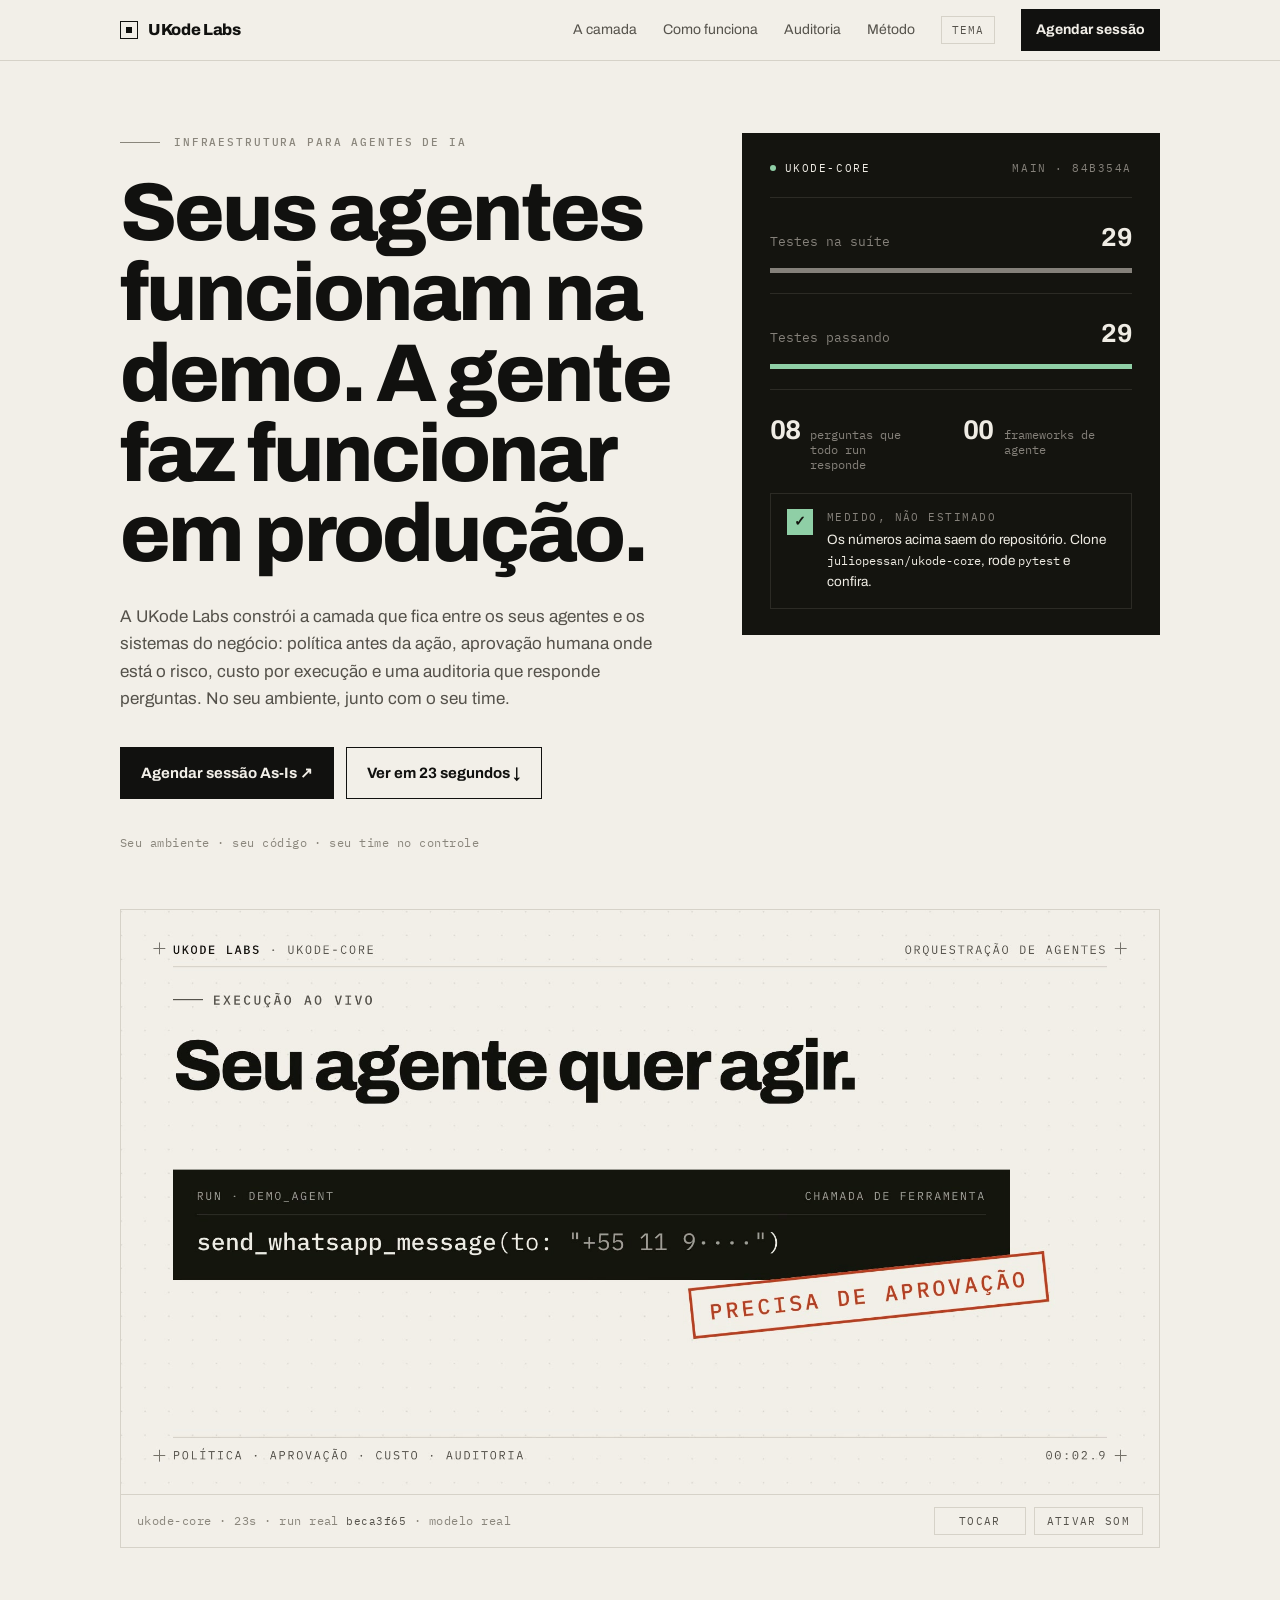
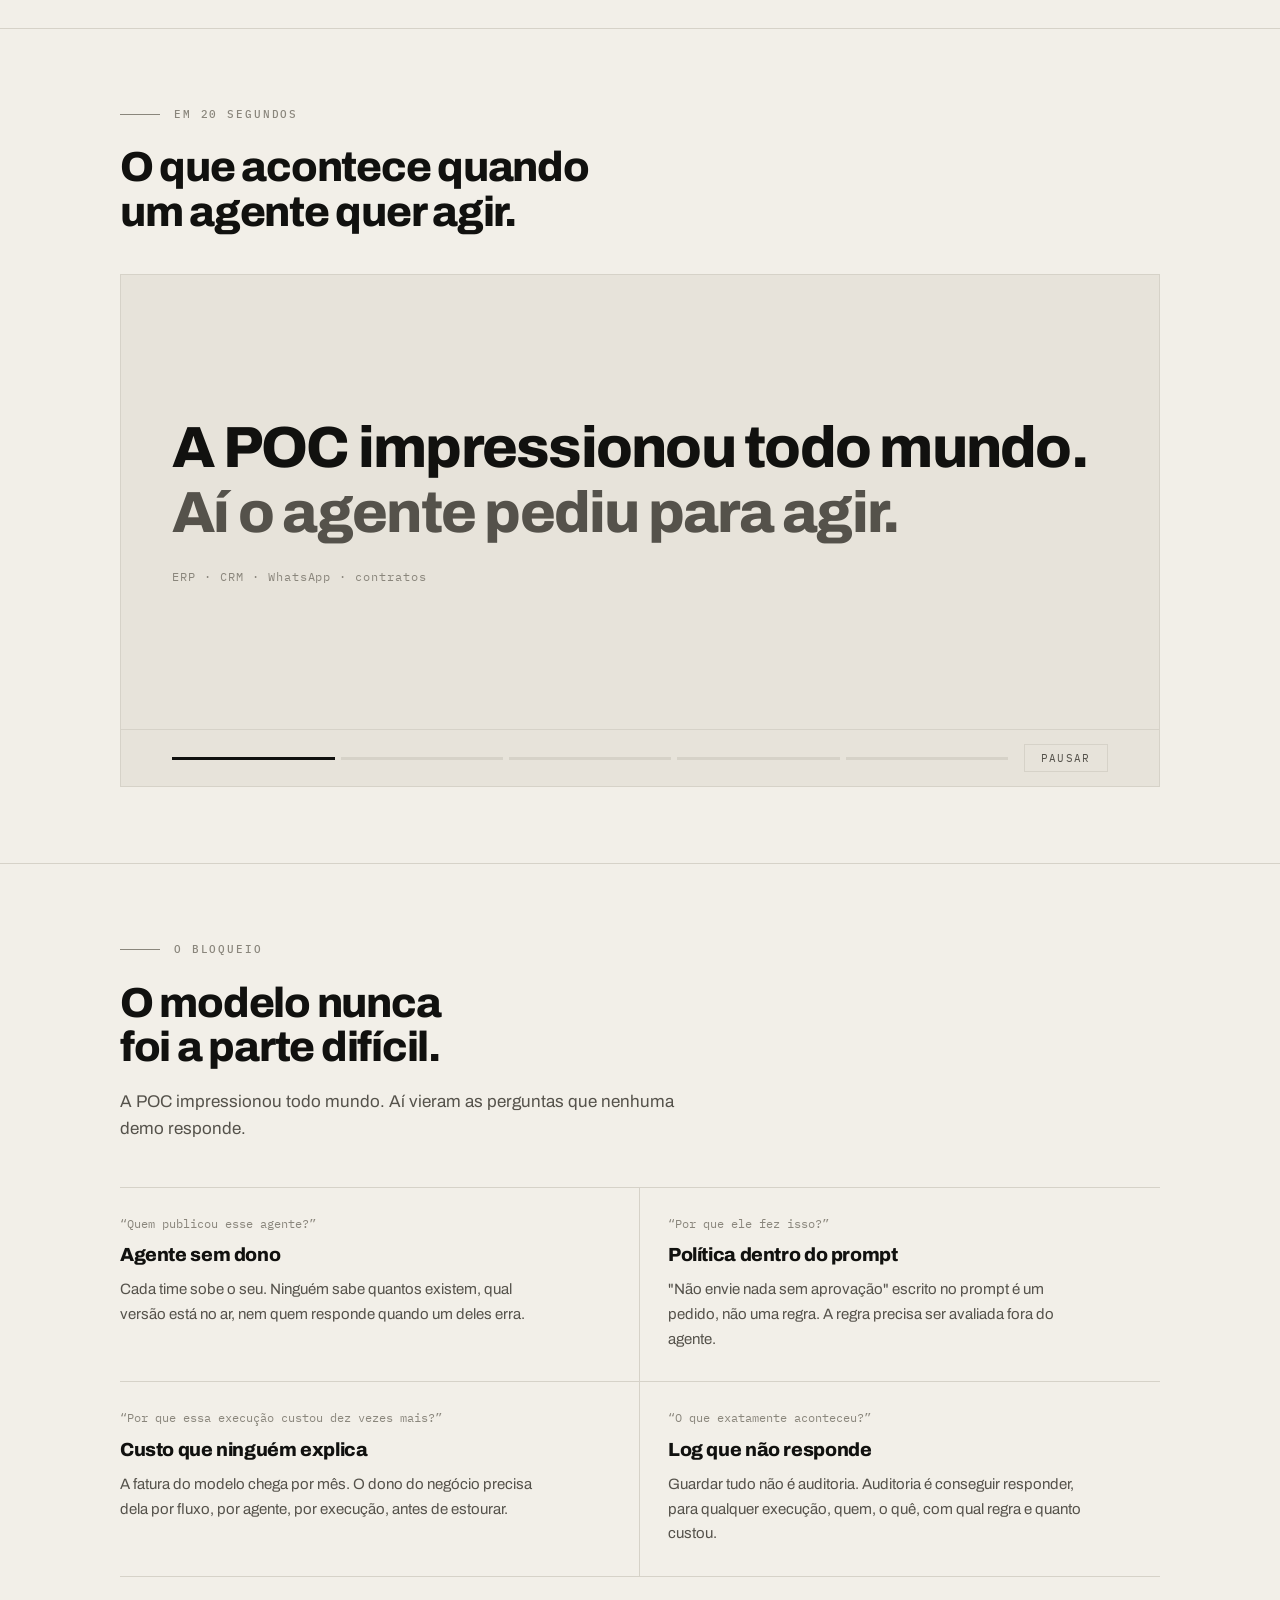
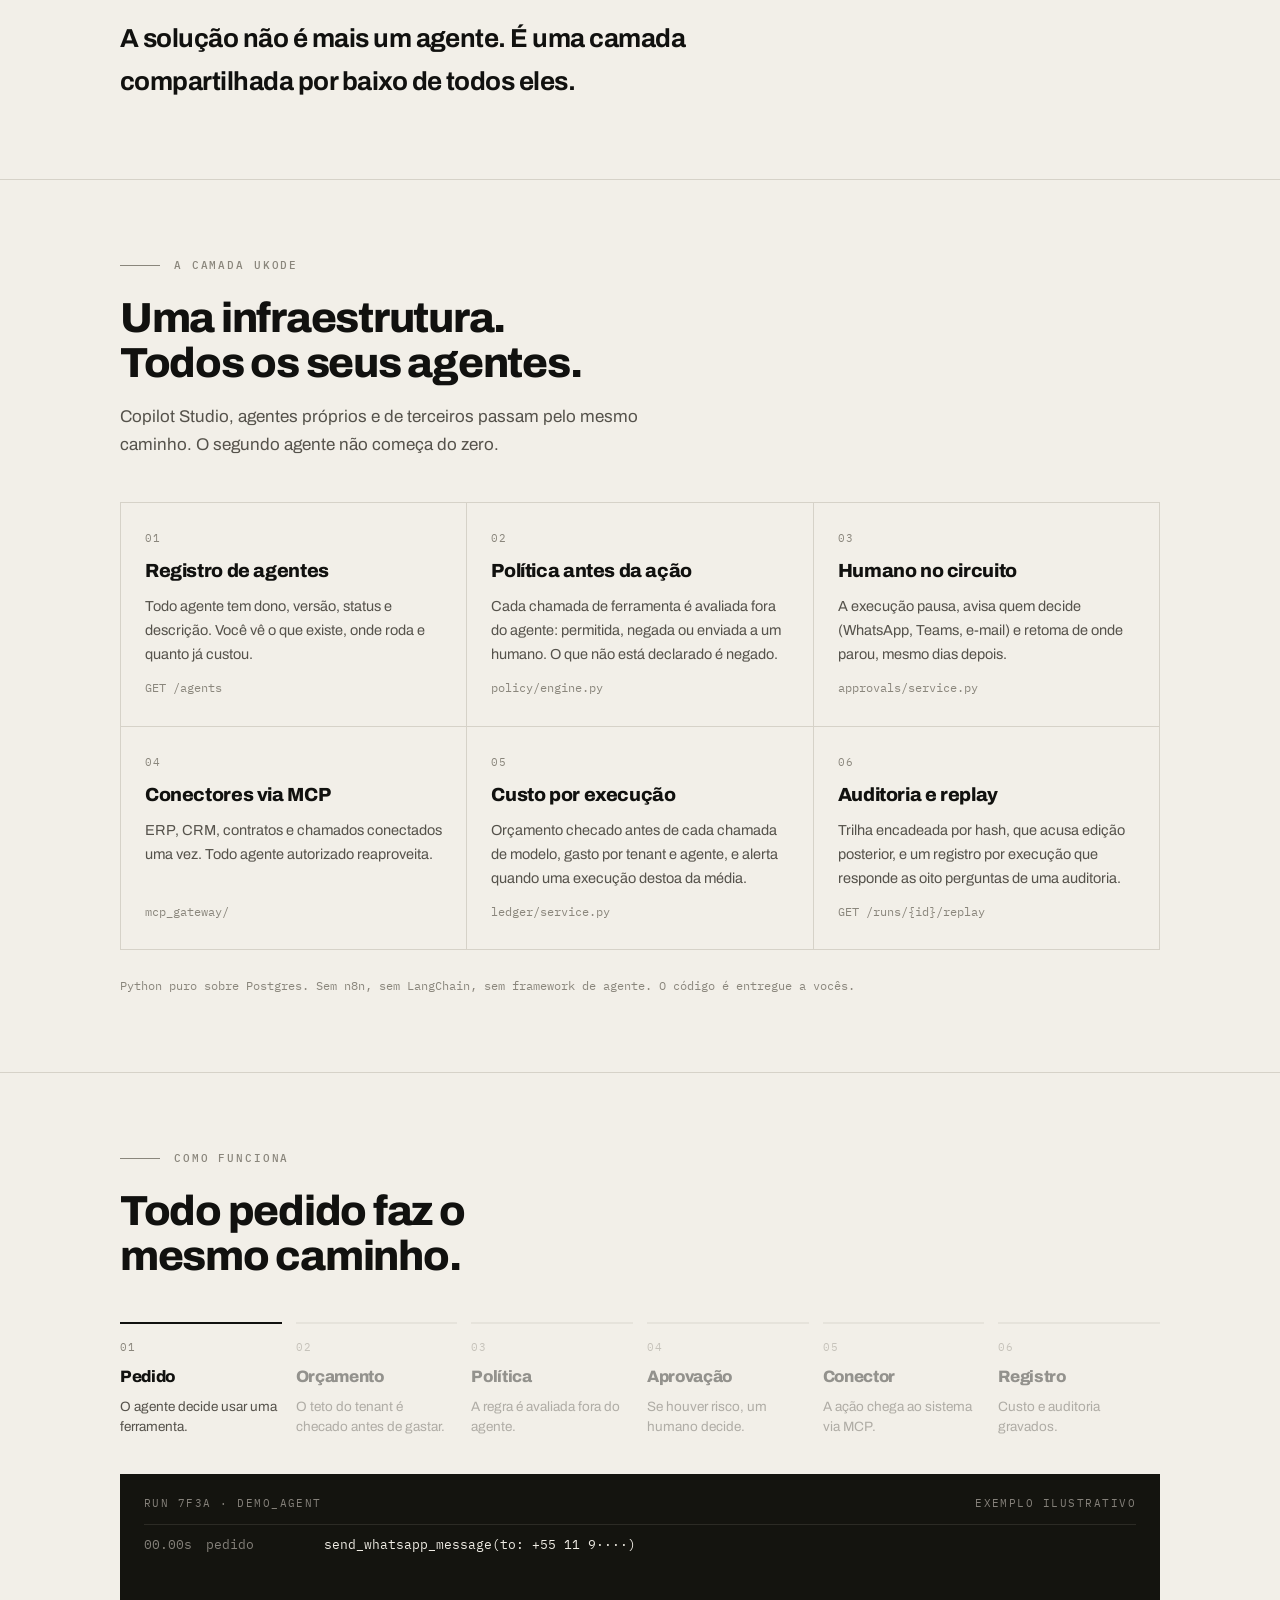
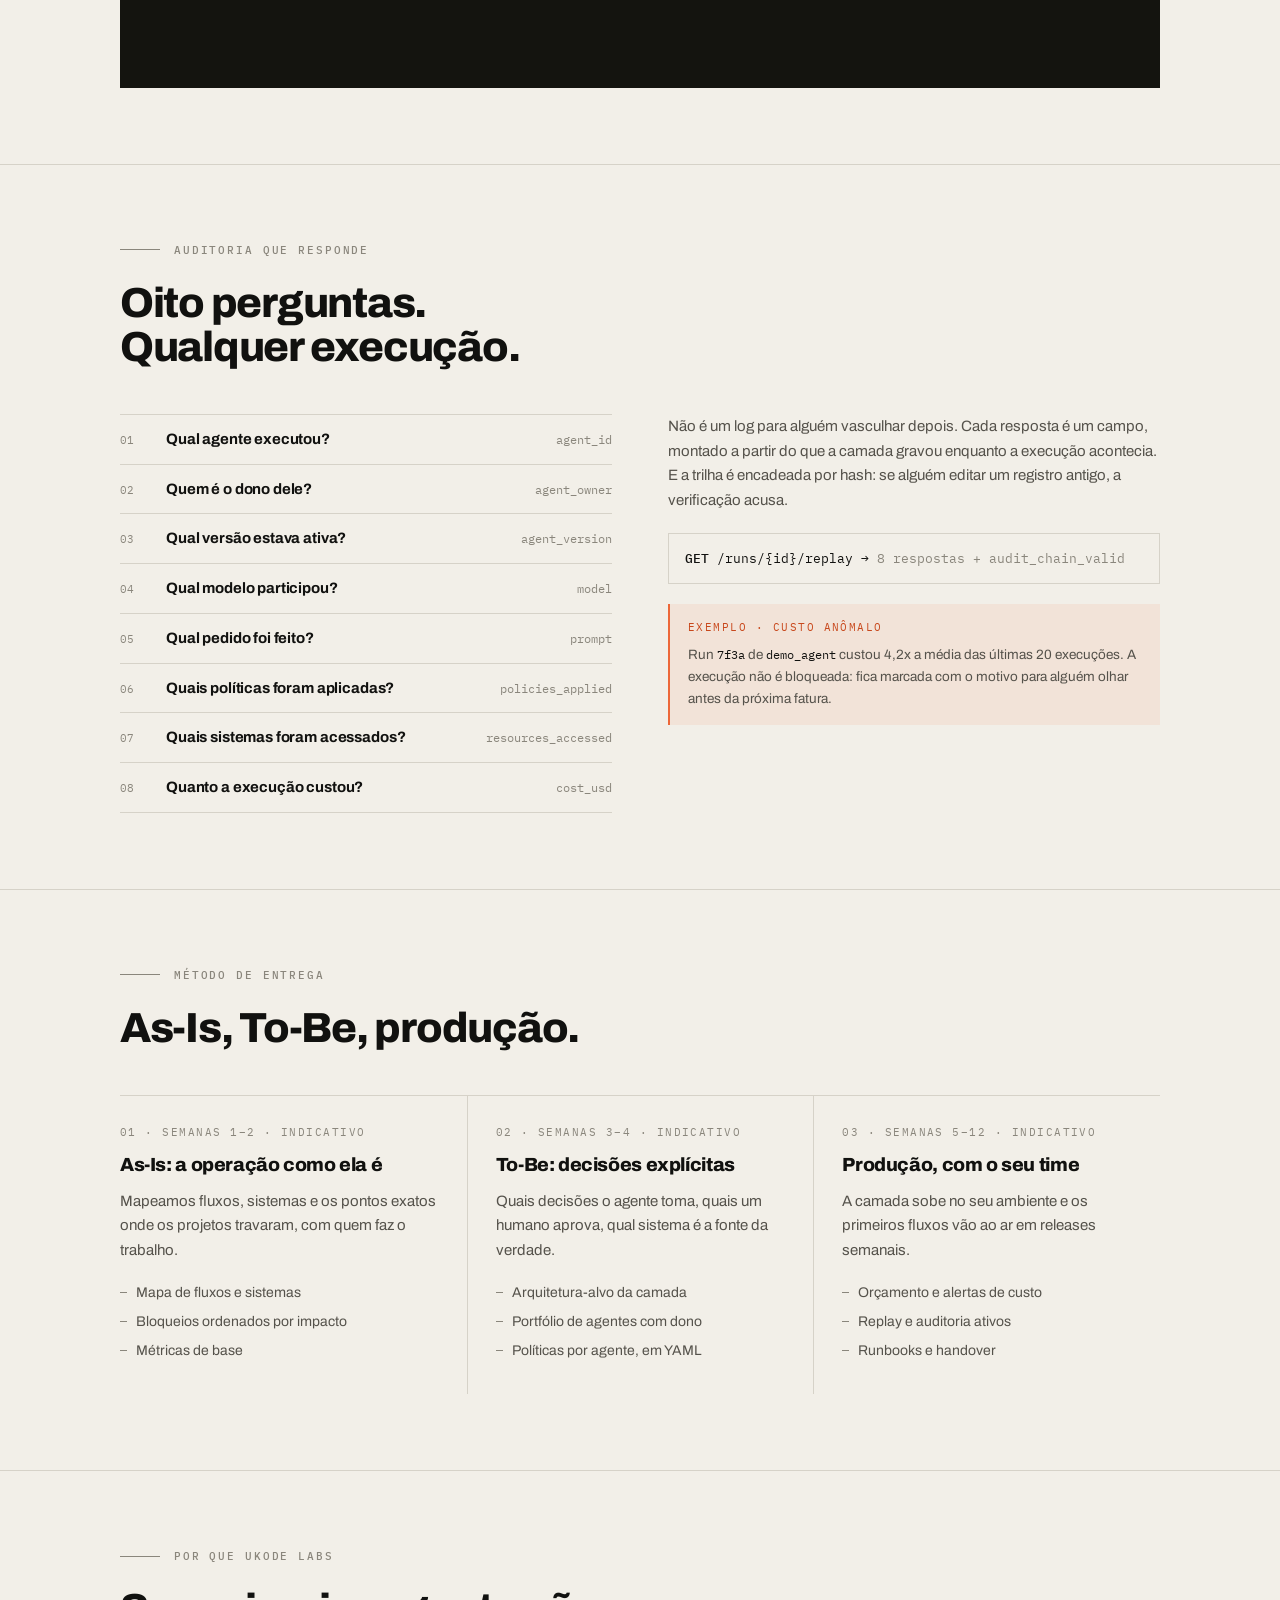
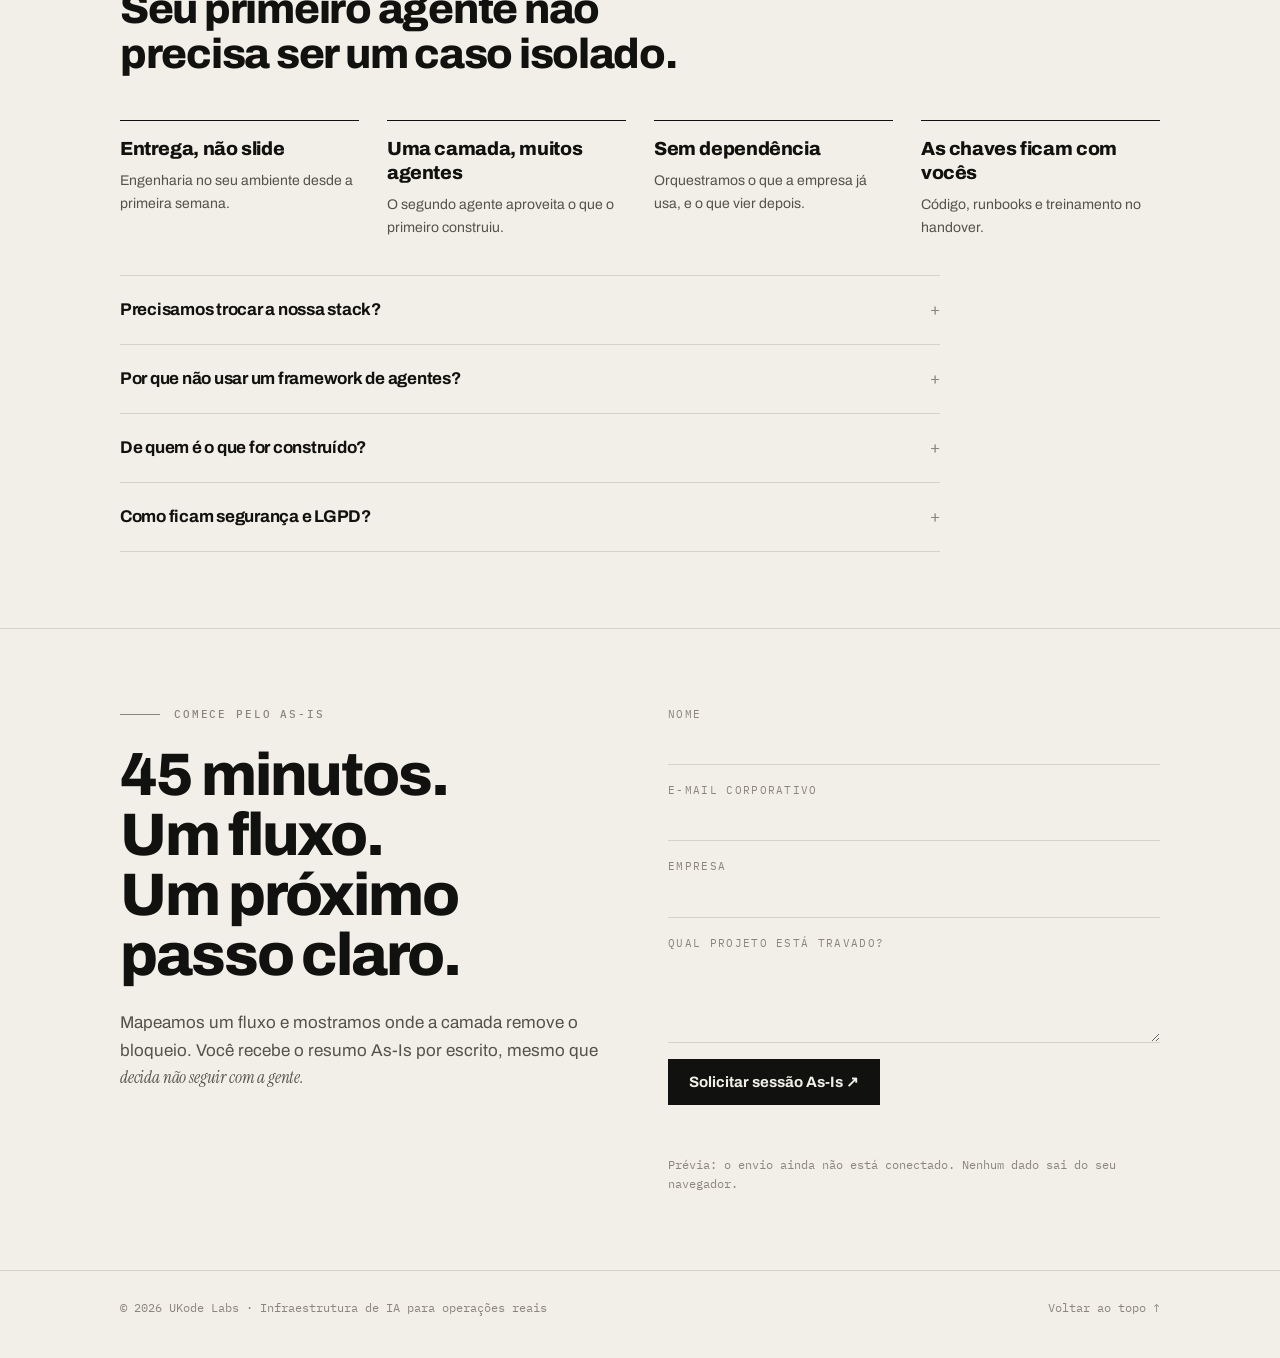
<file: site/index.html>
<!doctype html>
<html lang="pt-BR">
<head>
<meta charset="utf-8">
<meta name="viewport" content="width=device-width, initial-scale=1">
<title>UKode Labs</title>
<meta name="description" content="Infraestrutura para agentes de IA em produção: política antes da ação, aprovação humana, custo por execução e auditoria que responde perguntas. No seu ambiente, com o seu time.">
<link rel="preconnect" href="https://fonts.googleapis.com">
<link rel="preconnect" href="https://fonts.gstatic.com" crossorigin>
<link href="https://fonts.googleapis.com/css2?family=Archivo:wght@500;700;800&family=Instrument+Serif:ital@1&family=IBM+Plex+Mono:wght@400;500&display=swap" rel="stylesheet">
<style>
:root {
  --paper: #f2efe8; --paper-deep: #e7e3da; --rule: #d6d2c8;
  --ink: #11110f; --ink-soft: #55524b; --ink-faint: #8a867c;
  --clay: #ed6738; --clay-deep: #c8481c; --mint: #4f9c6b;
  --ledger-bg: #14140f; --ledger-ink: #efece4; --ledger-dim: #85817a;
  --ledger-rule: #2c2b25; --ledger-mint: #8fcfa6;
  --display: "Archivo", "Helvetica Neue", Helvetica, Arial, sans-serif;
  --voice: "Instrument Serif", Georgia, serif;
  --mono: "IBM Plex Mono", ui-monospace, SFMono-Regular, Menlo, monospace;
  --ease-out: cubic-bezier(0.16, 1, 0.3, 1);
  --ease-io: cubic-bezier(0.65, 0, 0.35, 1);
  color-scheme: light;
}
@media (prefers-color-scheme: dark) {
  :root:not([data-theme="light"]) {
    --paper: #12120e; --paper-deep: #1b1b16; --rule: #2e2d27;
    --ink: #f0ede5; --ink-soft: #a8a49b; --ink-faint: #75726a;
    --clay: #f57d51; --clay-deep: #ff9a71; --mint: #7fc79a;
    --ledger-bg: #0b0b08; --ledger-rule: #232219;
    color-scheme: dark;
  }
}
:root[data-theme="dark"] {
  --paper: #12120e; --paper-deep: #1b1b16; --rule: #2e2d27;
  --ink: #f0ede5; --ink-soft: #a8a49b; --ink-faint: #75726a;
  --clay: #f57d51; --clay-deep: #ff9a71; --mint: #7fc79a;
  --ledger-bg: #0b0b08; --ledger-rule: #232219;
  color-scheme: dark;
}

* { box-sizing: border-box; }
html { scroll-behavior: smooth; -webkit-text-size-adjust: 100%; }
body {
  margin: 0; background: var(--paper); color: var(--ink);
  font-family: var(--display); font-size: 15px; line-height: 1.65;
  -webkit-font-smoothing: antialiased;
}
p, h1, h2, h3, ul, ol, dl, dd, figure { margin: 0; }
ul, ol { padding: 0; list-style: none; }
a { color: inherit; }
code { font-family: var(--mono); font-size: 0.9em; }
.skip { position: absolute; left: -9999px; }
.skip:focus { left: 16px; top: 16px; background: var(--ink); color: var(--paper); padding: 8px 12px; z-index: 10; }
:focus-visible { outline: 2px solid var(--ink); outline-offset: 3px; }

.wrap { max-width: 1120px; margin: 0 auto; padding: 0 40px; }
@media (max-width: 700px) { .wrap { padding: 0 18px; } }

section { border-top: 1px solid var(--rule); padding: 76px 0; }
@media (max-width: 700px) { section { padding: 56px 0; } }

.eyebrow {
  display: flex; align-items: center; gap: 14px;
  font-family: var(--mono); font-size: 11px; font-weight: 500;
  letter-spacing: .17em; text-transform: uppercase; color: var(--ink-faint);
  margin: 0 0 22px;
}
.eyebrow::before { content: ""; width: 40px; height: 1px; background: var(--ink-faint); flex: none; }

h1 {
  font-weight: 800; font-size: clamp(42px, 6.4vw, 84px); line-height: 0.98;
  letter-spacing: -0.035em; text-wrap: balance;
}
h2 {
  font-weight: 800; font-size: clamp(28px, 3.6vw, 42px); line-height: 1.06;
  letter-spacing: -0.03em; text-wrap: balance; max-width: 22ch;
}
h3 { font-weight: 800; font-size: 19px; letter-spacing: -0.02em; line-height: 1.25; }
.lede { font-size: 17px; line-height: 1.62; color: var(--ink-soft); max-width: 58ch; }
.body { color: var(--ink-soft); max-width: 66ch; }
.voice { font-family: var(--voice); font-style: italic; font-weight: 400; letter-spacing: -0.01em; }
.mono-label {
  font-family: var(--mono); font-size: 11px; letter-spacing: .14em;
  text-transform: uppercase; color: var(--ink-faint);
}

/* Nav */
.nav { position: sticky; top: 0; z-index: 5; background: var(--paper); border-bottom: 1px solid var(--rule); }
.nav-in { display: flex; align-items: center; justify-content: space-between; gap: 24px; height: 60px; }
.brand { display: flex; align-items: center; gap: 10px; font-weight: 800; letter-spacing: -0.02em; text-decoration: none; font-size: 16px; }
.brand-mark { width: 18px; height: 18px; border: 1.5px solid var(--ink); display: grid; place-items: center; }
.brand-mark::after { content: ""; width: 6px; height: 6px; background: var(--ink); }
.nav-links { display: flex; align-items: center; gap: 26px; font-size: 14px; }
.nav-links a { text-decoration: none; color: var(--ink-soft); }
.nav-links a:hover { color: var(--ink); }
.nav-links a.btn-ink { color: var(--paper); }
.nav-links a.btn-ink:hover { color: var(--ink); }
.theme-btn {
  background: none; border: 1px solid var(--rule); color: var(--ink-soft);
  font-family: var(--mono); font-size: 11px; letter-spacing: .1em; text-transform: uppercase;
  padding: 6px 10px; cursor: pointer;
}
@media (max-width: 860px) { .nav-links .hide-sm { display: none; } }

.btn {
  display: inline-flex; align-items: center; gap: 10px;
  font-family: var(--display); font-weight: 700; font-size: 15px;
  padding: 13px 20px; text-decoration: none; border: 1px solid var(--ink); cursor: pointer;
}
.btn-ink { background: var(--ink); color: var(--paper); }
.btn-ink:hover { background: transparent; color: var(--ink); }
.btn-line { background: transparent; color: var(--ink); }
.btn-line:hover { background: var(--ink); color: var(--paper); }
.nav .btn { padding: 8px 14px; font-size: 14px; }

/* Hero */
.hero { border-top: 0; padding: 72px 0 80px; }
.hero-grid { display: grid; grid-template-columns: 1.15fr 0.85fr; gap: 56px; align-items: start; }
@media (max-width: 920px) { .hero-grid { grid-template-columns: 1fr; gap: 44px; } }
.hero h1 { margin-bottom: 28px; }
.hero .lede { margin-bottom: 34px; }
.hero-cta { display: flex; flex-wrap: wrap; gap: 12px; margin-bottom: 34px; }
.hero-foot { font-family: var(--mono); font-size: 12px; color: var(--ink-faint); letter-spacing: .04em; }
.hero-video { margin: 56px 0 0; border: 1px solid var(--rule); background: var(--ledger-bg); }
.hero-video video { display: block; width: 100%; height: auto; aspect-ratio: 16 / 9; background: var(--ledger-bg); }
.hero-video figcaption { display: flex; align-items: center; justify-content: space-between; gap: 16px; flex-wrap: wrap;
  padding: 12px 16px; background: var(--paper); border-top: 1px solid var(--rule); }
.hv-meta { font-family: var(--mono); font-size: 12px; color: var(--ink-faint); letter-spacing: .04em; }
.hv-meta code { color: var(--ink-soft); }
.hv-actions { display: flex; gap: 8px; }
.hv-btn { font-family: var(--mono); font-size: 11px; letter-spacing: .12em; text-transform: uppercase; color: var(--ink-soft);
  background: none; border: 1px solid var(--rule); padding: 6px 12px; cursor: pointer; min-width: 92px; }
.hv-btn:hover { color: var(--ink); border-color: var(--ink); }

/* Ledger */
.ledger { background: var(--ledger-bg); color: var(--ledger-ink); padding: 26px 28px; display: flex; flex-direction: column; gap: 20px; }
.ledger-head { display: flex; align-items: center; justify-content: space-between; gap: 16px;
  font-family: var(--mono); font-size: 11px; letter-spacing: .14em; text-transform: uppercase; }
.ledger-head .live { display: flex; align-items: center; gap: 9px; }
.ledger-head .live::before { content: ""; width: 6px; height: 6px; border-radius: 50%; background: var(--ledger-mint); }
.ledger-head .meta { color: var(--ledger-dim); }
.bar-row { display: flex; flex-direction: column; gap: 9px; padding-top: 18px; border-top: 1px solid var(--ledger-rule); }
.bar-label { display: flex; align-items: baseline; justify-content: space-between; gap: 16px;
  font-family: var(--mono); font-size: 12.5px; color: var(--ledger-dim); }
.bar-label b { font-family: var(--display); font-weight: 700; font-size: 26px; color: var(--ledger-ink);
  letter-spacing: -0.02em; font-variant-numeric: tabular-nums; }
.bar-track { height: 5px; background: var(--ledger-rule); }
.bar-fill { height: 100%; transform-origin: left; animation: bar-grow 1.2s var(--ease-io) .3s both; }
@keyframes bar-grow { from { transform: scaleX(0); } }
.figs { display: grid; grid-template-columns: 1fr 1fr; gap: 20px 24px; padding-top: 18px; border-top: 1px solid var(--ledger-rule); }
.fig { display: flex; align-items: baseline; gap: 10px; }
.fig span { max-width: 14ch; }
.fig b { font-family: var(--display); font-weight: 700; font-size: 27px; letter-spacing: -0.025em; font-variant-numeric: tabular-nums; }
.fig span { font-family: var(--mono); font-size: 11.5px; color: var(--ledger-dim); line-height: 1.3; }
.measured { display: flex; gap: 14px; border: 1px solid var(--ledger-rule); padding: 15px 16px; }
.measured .tick { flex: none; width: 26px; height: 26px; display: grid; place-items: center;
  background: var(--ledger-mint); color: var(--ledger-bg); font-size: 14px; font-weight: 700; }
.measured p { font-size: 13.5px; line-height: 1.55; color: var(--ledger-ink); }
.measured .k { font-family: var(--mono); font-size: 10.5px; letter-spacing: .14em; text-transform: uppercase;
  color: var(--ledger-dim); display: block; margin-bottom: 5px; }
.measured code { color: var(--ledger-ink); }

/* Flag */
.flag { border-left: 2px solid var(--clay); background: color-mix(in srgb, var(--clay) 9%, transparent);
  padding: 15px 18px; display: flex; flex-direction: column; gap: 7px; }
.flag-k { font-family: var(--mono); font-size: 10.5px; letter-spacing: .14em; text-transform: uppercase; color: var(--clay-deep); }
.flag p { font-size: 13.5px; color: var(--ink-soft); }
.flag code { font-size: 12px; color: var(--ink); }

/* Film */
.fm { border: 1px solid var(--rule); background: var(--paper-deep); margin-top: 40px; }
.fm-stage { position: relative; aspect-ratio: 16 / 7; padding: clamp(24px, 4vw, 56px);
  display: flex; align-items: center; overflow: hidden; }
@media (max-width: 860px) { .fm-stage { aspect-ratio: auto; min-height: 460px; } }
.fm-scene { width: 100%; display: flex; flex-direction: column; gap: 6px; }
.fm-split { display: grid; grid-template-columns: 1fr 1.2fr; gap: clamp(20px, 4vw, 56px); align-items: center; }
@media (max-width: 860px) { .fm-split { grid-template-columns: 1fr; } }
.fm-big { font-weight: 800; font-size: clamp(30px, 4.6vw, 58px); line-height: 1.02; letter-spacing: -0.03em; text-wrap: balance; }
.fm-soft { color: var(--ink-soft); }
.fm-mid { font-weight: 700; font-size: clamp(20px, 2.2vw, 28px); line-height: 1.15; letter-spacing: -0.02em; }
.fm-meta { margin-top: 18px; font-family: var(--mono); font-size: 12px; letter-spacing: .08em; color: var(--ink-faint); font-variant-numeric: tabular-nums; }
.fm-in { animation: fm-in .7s var(--ease-out) both; }
@keyframes fm-in { from { opacity: 0; transform: translateY(14px); filter: blur(6px); } to { opacity: 1; transform: none; filter: none; } }
.fm-strike { position: relative; color: var(--ink-soft); white-space: nowrap; }
.fm-strike::after { content: ""; position: absolute; left: -2px; right: -2px; top: 54%; height: .09em;
  background: var(--ink); transform: scaleX(0); transform-origin: left; animation: fm-sweep .5s var(--ease-io) 1.1s forwards; }
@keyframes fm-sweep { to { transform: scaleX(1); } }
.fm-chip { background: var(--ink); color: var(--paper); padding: 0 .18em; box-decoration-break: clone; -webkit-box-decoration-break: clone; }

.fm-card { position: relative; background: var(--paper); border: 1px solid var(--rule); padding: 20px 22px 26px; display: flex; flex-direction: column; gap: 12px; }
.fm-card-head { display: flex; justify-content: space-between; gap: 12px; font-family: var(--mono); font-size: 10.5px;
  letter-spacing: .14em; text-transform: uppercase; color: var(--ink-faint); padding-bottom: 10px; border-bottom: 1px solid var(--rule); }
.fm-code { font-family: var(--mono); font-size: 13px; line-height: 1.75; color: var(--ink-soft); font-variant-numeric: tabular-nums; }
.fm-code b { color: var(--ink); font-weight: 500; }
.fm-row { display: flex; justify-content: space-between; gap: 12px; font-family: var(--mono); font-size: 12.5px;
  padding-top: 10px; border-top: 1px solid var(--rule); color: var(--ink-soft); }
.fm-row b { color: var(--ink); font-weight: 500; font-variant-numeric: tabular-nums; }
.fm-mark { padding: 0 2px; background-repeat: no-repeat; background-size: 0% 100%; animation: fm-marker .6s var(--ease-io) .9s forwards;
  background-image: linear-gradient(color-mix(in srgb, var(--clay) 24%, transparent), color-mix(in srgb, var(--clay) 24%, transparent));
  box-shadow: inset 0 -2px 0 var(--clay); color: var(--ink); }
@keyframes fm-marker { to { background-size: 100% 100%; } }
.fm-stamp { position: absolute; right: 18px; bottom: -14px; font-family: var(--mono); font-size: 11px; font-weight: 500;
  letter-spacing: .14em; text-transform: uppercase; padding: 7px 12px; border: 2px solid currentColor; background: var(--paper);
  transform: rotate(-5deg); animation: fm-stamp .45s cubic-bezier(.2, 1.4, .4, 1) 1.6s both; }
.fm-stamp-clay { color: var(--clay-deep); }
.fm-stamp-mint { color: var(--mint); }
@keyframes fm-stamp { from { opacity: 0; transform: rotate(-5deg) scale(1.6); } to { opacity: 1; transform: rotate(-5deg) scale(1); } }
.fm-tag { align-self: flex-start; font-family: var(--mono); font-size: 10px; letter-spacing: .14em; text-transform: uppercase;
  color: var(--ink-faint); border: 1px solid var(--rule); padding: 2px 7px; }

.fm-controls { display: flex; align-items: center; gap: 16px; padding: 14px clamp(24px, 4vw, 56px); border-top: 1px solid var(--rule); }
.fm-segs { flex: 1; display: flex; gap: 6px; }
.fm-seg { flex: 1; height: 18px; padding: 0; display: flex; align-items: center; background: none; border: 0; cursor: pointer; }
.fm-seg-fill { position: relative; display: block; width: 100%; height: 3px; background: var(--rule); overflow: hidden; }
.fm-seg-fill::after { content: ""; position: absolute; inset: 0; background: var(--ink); transform: scaleX(0); transform-origin: left; }
.fm-seg[data-state="done"] .fm-seg-fill::after, .fm-seg[data-state="active"] .fm-seg-fill::after { transform: scaleX(1); }
.fm-seg[data-state="active"][data-running] .fm-seg-fill::after { animation: fm-seg var(--fm-d, 4s) linear both; }
@keyframes fm-seg { from { transform: scaleX(0); } to { transform: scaleX(1); } }
.fm-play { font-family: var(--mono); font-size: 11px; letter-spacing: .12em; text-transform: uppercase; color: var(--ink-soft);
  background: none; border: 1px solid var(--rule); padding: 6px 12px; cursor: pointer; min-width: 84px; }

/* Pains */
.pains { display: grid; grid-template-columns: repeat(2, 1fr); gap: 0; margin-top: 44px; border-top: 1px solid var(--rule); }
@media (max-width: 760px) { .pains { grid-template-columns: 1fr; } }
.pain { padding: 26px 28px 30px 0; border-bottom: 1px solid var(--rule); display: flex; flex-direction: column; gap: 10px; }
.pain:nth-child(odd) { border-right: 1px solid var(--rule); }
.pain:nth-child(even) { padding-left: 28px; padding-right: 0; }
@media (max-width: 760px) { .pain:nth-child(odd) { border-right: 0; } .pain:nth-child(even) { padding-left: 0; } }
.pain q { font-family: var(--mono); font-size: 12px; color: var(--ink-faint); quotes: "“" "”"; }
.pain p { color: var(--ink-soft); max-width: 46ch; }
.closing-line { margin-top: 40px; font-weight: 700; font-size: clamp(20px, 2.2vw, 26px); letter-spacing: -0.02em; max-width: 40ch; }

/* Capabilities */
.caps { display: grid; grid-template-columns: repeat(3, 1fr); margin-top: 44px; border-top: 1px solid var(--rule); border-left: 1px solid var(--rule); }
@media (max-width: 900px) { .caps { grid-template-columns: repeat(2, 1fr); } }
@media (max-width: 580px) { .caps { grid-template-columns: 1fr; } }
.cap { padding: 26px 24px 28px; border-right: 1px solid var(--rule); border-bottom: 1px solid var(--rule); display: flex; flex-direction: column; gap: 12px; }
.cap-n { font-family: var(--mono); font-size: 11px; color: var(--ink-faint); letter-spacing: .1em; }
.cap p { color: var(--ink-soft); font-size: 14.5px; }
.cap code { margin-top: auto; font-size: 11.5px; color: var(--ink-faint); }
.note-line { margin-top: 26px; font-family: var(--mono); font-size: 12px; color: var(--ink-faint); }

/* Workflow */
.wf { display: grid; grid-template-columns: repeat(6, 1fr); gap: 14px; margin-top: 44px; }
@media (max-width: 980px) { .wf { grid-template-columns: repeat(3, 1fr); } }
@media (max-width: 560px) { .wf { grid-template-columns: 1fr 1fr; } }
.wf-step { display: flex; flex-direction: column; gap: 10px; transition: opacity .4s; }
.wf-step[data-state="next"] { opacity: .42; }
.wf-track { height: 2px; background: var(--rule); overflow: hidden; }
.wf-fill { height: 100%; background: var(--ink); transform: scaleX(0); transform-origin: left; }
.wf-step[data-state="done"] .wf-fill { transform: scaleX(1); }
.wf-step[data-state="active"] .wf-fill { animation: fm-seg var(--wf-d, 2.4s) linear both; }
.wf-step .cap-n { margin-top: 4px; }
.wf-step h3 { font-size: 16.5px; }
.wf-step p { font-size: 13.5px; color: var(--ink-soft); line-height: 1.5; }
.wf-log { margin-top: 36px; background: var(--ledger-bg); color: var(--ledger-ink); padding: 20px 24px; font-family: var(--mono);
  font-size: 12.5px; line-height: 1.9; min-height: 214px; font-variant-numeric: tabular-nums; }
.wf-log-head { display: flex; justify-content: space-between; gap: 12px; color: var(--ledger-dim); font-size: 10.5px;
  letter-spacing: .14em; text-transform: uppercase; padding-bottom: 10px; margin-bottom: 8px; border-bottom: 1px solid var(--ledger-rule); }
.wf-line { display: flex; gap: 14px; animation: fm-in .5s var(--ease-out) both; }
.wf-line .t { color: var(--ledger-dim); flex: none; }
.wf-line .e { color: var(--ledger-dim); flex: none; width: 13ch; }
.wf-line .wait { color: var(--clay); }
.wf-line .ok { color: var(--ledger-mint); }
@media (max-width: 560px) { .wf-line .e { width: auto; } .wf-line { flex-wrap: wrap; gap: 4px 12px; } }

/* Replay */
.replay-grid { display: grid; grid-template-columns: 1fr 1fr; gap: 56px; margin-top: 44px; align-items: start; }
@media (max-width: 900px) { .replay-grid { grid-template-columns: 1fr; gap: 36px; } }
.replay-grid > * { min-width: 0; }
.q-list { border-top: 1px solid var(--rule); counter-reset: q; }
.q-list li { display: grid; grid-template-columns: 34px 1fr auto; gap: 12px; align-items: baseline; padding: 12px 0; border-bottom: 1px solid var(--rule); }
.q-list li::before { counter-increment: q; content: counter(q, decimal-leading-zero); font-family: var(--mono); font-size: 11px; color: var(--ink-faint); }
.q-list span { font-weight: 700; letter-spacing: -0.01em; }
.q-list code { font-size: 11.5px; color: var(--ink-faint); text-align: right; }
.q-list li > * { min-width: 0; }
@media (max-width: 560px) {
  .q-list li { grid-template-columns: 34px 1fr; }
  .q-list code { grid-column: 2; text-align: left; overflow-wrap: anywhere; }
}
.replay-side { display: flex; flex-direction: column; gap: 20px; }
.endpoint { font-family: var(--mono); font-size: 13px; border: 1px solid var(--rule); padding: 14px 16px; overflow-x: auto; white-space: nowrap; }
.endpoint b { font-weight: 500; }

/* Method */
.method { display: grid; grid-template-columns: repeat(3, 1fr); gap: 0; margin-top: 44px; border-top: 1px solid var(--rule); }
@media (max-width: 860px) { .method { grid-template-columns: 1fr; } }
.phase { padding: 28px 28px 32px 0; display: flex; flex-direction: column; gap: 12px; }
.phase + .phase { padding-left: 28px; border-left: 1px solid var(--rule); }
@media (max-width: 860px) { .phase + .phase { padding-left: 0; border-left: 0; border-top: 1px solid var(--rule); } }
.phase .mono-label { font-size: 10.5px; }
.phase ul { display: flex; flex-direction: column; gap: 6px; margin-top: 6px; }
.phase li { font-size: 14px; color: var(--ink-soft); padding-left: 16px; position: relative; }
.phase li::before { content: ""; position: absolute; left: 0; top: .78em; width: 7px; height: 1px; background: var(--ink-faint); }

/* Why + FAQ */
.why { display: grid; grid-template-columns: repeat(4, 1fr); gap: 28px; margin-top: 44px; }
@media (max-width: 900px) { .why { grid-template-columns: 1fr 1fr; } }
@media (max-width: 520px) { .why { grid-template-columns: 1fr; } }
.why div { border-top: 1px solid var(--ink); padding-top: 16px; display: flex; flex-direction: column; gap: 8px; }
.why p { font-size: 14px; color: var(--ink-soft); }
.faq { margin-top: 36px; border-top: 1px solid var(--rule); max-width: 820px; }
.faq details { border-bottom: 1px solid var(--rule); }
.faq summary { cursor: pointer; list-style: none; padding: 20px 0; font-weight: 700; font-size: 17px; letter-spacing: -0.015em;
  display: flex; justify-content: space-between; gap: 20px; }
.faq summary::-webkit-details-marker { display: none; }
.faq summary::after { content: "+"; font-family: var(--mono); font-weight: 400; color: var(--ink-faint); }
.faq details[open] summary::after { content: "−"; }
.faq details p { padding: 0 0 22px; color: var(--ink-soft); max-width: 64ch; }

/* Contact */
.contact-grid { display: grid; grid-template-columns: 1fr 1fr; gap: 56px; align-items: start; }
@media (max-width: 900px) { .contact-grid { grid-template-columns: 1fr; gap: 36px; } }
.big-stack { font-weight: 800; font-size: clamp(34px, 4.8vw, 60px); line-height: 1; letter-spacing: -0.035em; margin-bottom: 24px; }
form { display: flex; flex-direction: column; gap: 16px; }
label { display: flex; flex-direction: column; gap: 7px; font-family: var(--mono); font-size: 11px; letter-spacing: .12em; text-transform: uppercase; color: var(--ink-faint); }
input, textarea { font-family: var(--display); font-size: 15px; color: var(--ink); background: transparent; border: 0;
  border-bottom: 1px solid var(--rule); padding: 8px 0 10px; border-radius: 0; text-transform: none; letter-spacing: 0; }
input:focus, textarea:focus { outline: none; border-bottom-color: var(--ink); }
textarea { resize: vertical; min-height: 84px; }
.form-note { font-family: var(--mono); font-size: 11.5px; color: var(--ink-faint); }
.form-status { font-size: 14px; color: var(--ink-soft); min-height: 1.4em; }

footer { border-top: 1px solid var(--rule); padding: 28px 0 40px; }
.foot { display: flex; flex-wrap: wrap; justify-content: space-between; gap: 16px; font-family: var(--mono); font-size: 11.5px; color: var(--ink-faint); }
.foot a { text-decoration: none; }

@media (prefers-reduced-motion: reduce) {
  *, *::before, *::after { animation-duration: .01ms !important; animation-delay: 0s !important; transition: none !important; }
  html { scroll-behavior: auto; }
}
</style>
</head>
<body>
<a class="skip" href="#top">Ir para o conteúdo</a>

<header class="nav">
  <div class="wrap nav-in">
    <a class="brand" href="#top"><span class="brand-mark" aria-hidden="true"></span>UKode Labs</a>
    <nav class="nav-links" aria-label="Principal">
      <a class="hide-sm" href="#camada">A camada</a>
      <a class="hide-sm" href="#fluxo">Como funciona</a>
      <a class="hide-sm" href="#replay">Auditoria</a>
      <a class="hide-sm" href="#metodo">Método</a>
      <button class="theme-btn" type="button" id="themeBtn" aria-label="Alternar tema">Tema</button>
      <a class="btn btn-ink" href="#contato">Agendar sessão</a>
    </nav>
  </div>
</header>

<main id="top">

<!-- HERO: tese à esquerda, ledger à direita -->
<section class="hero">
  <div class="wrap hero-grid">
    <div>
      <p class="eyebrow">Infraestrutura para agentes de IA</p>
      <h1>Seus agentes funcionam na demo. A gente faz funcionar em produção.</h1>
      <p class="lede">A UKode Labs constrói a camada que fica entre os seus agentes e os sistemas do negócio: política antes da ação, aprovação humana onde está o risco, custo por execução e uma auditoria que responde perguntas. No seu ambiente, junto com o seu time.</p>
      <div class="hero-cta">
        <a class="btn btn-ink" href="#contato">Agendar sessão As-Is ↗</a>
        <a class="btn btn-line" href="#demo-video">Ver em 23 segundos ↓</a>
      </div>
      <p class="hero-foot">Seu ambiente · seu código · seu time no controle</p>
    </div>

    <aside class="ledger" aria-label="Números medidos do ukode-core">
      <div class="ledger-head">
        <span class="live">ukode-core</span>
        <span class="meta">main · 84b354a</span>
      </div>
      <div class="bar-row">
        <div class="bar-label"><span>Testes na suíte</span><b>29</b></div>
        <div class="bar-track"><div class="bar-fill" style="width:100%;background:var(--ledger-dim)"></div></div>
      </div>
      <div class="bar-row">
        <div class="bar-label"><span>Testes passando</span><b>29</b></div>
        <div class="bar-track"><div class="bar-fill" style="width:100%;background:var(--ledger-mint)"></div></div>
      </div>
      <div class="figs">
        <div class="fig"><b>08</b><span>perguntas que todo run responde</span></div>
        <div class="fig"><b>00</b><span>frameworks de agente</span></div>
      </div>
      <div class="measured">
        <span class="tick" aria-hidden="true">✓</span>
        <p><span class="k">Medido, não estimado</span>
        Os números acima saem do repositório. Clone <code>juliopessan/ukode-core</code>, rode <code>pytest</code> e confira.</p>
      </div>
    </aside>
  </div>
  <div class="wrap">
    <figure class="hero-video" id="demo-video">
      <video id="heroVideo" src="assets/video/ukode-core.mp4" poster="assets/video/ukode-core.jpg"
        muted loop playsinline preload="metadata"
        aria-label="Vídeo de 23 segundos: um agente tenta enviar um WhatsApp, a política pede aprovação, um humano aprova e o replay responde as oito perguntas da auditoria."></video>
      <figcaption>
        <span class="hv-meta">ukode-core · 23s · run real <code>beca3f65</code> · modelo real</span>
        <span class="hv-actions">
          <button type="button" class="hv-btn" id="hvPlay">Pausar</button>
          <button type="button" class="hv-btn" id="hvSound">Ativar som</button>
        </span>
      </figcaption>
    </figure>
  </div>
</section>

<!-- FILME -->
<section id="filme" aria-labelledby="filme-t">
  <div class="wrap">
    <p class="eyebrow">Em 20 segundos</p>
    <h2 id="filme-t">O que acontece quando um agente quer agir.</h2>
    <div class="fm" id="film">
      <div class="fm-stage" id="filmStage" aria-live="off"></div>
      <div class="fm-controls">
        <div class="fm-segs" id="filmSegs"></div>
        <button class="fm-play" id="filmPlay" type="button">Pausar</button>
      </div>
    </div>
  </div>
</section>

<!-- DORES -->
<section aria-labelledby="dor-t">
  <div class="wrap">
    <p class="eyebrow">O bloqueio</p>
    <h2 id="dor-t">O modelo nunca foi a parte difícil.</h2>
    <p class="lede" style="margin-top:18px">A POC impressionou todo mundo. Aí vieram as perguntas que nenhuma demo responde.</p>
    <div class="pains">
      <div class="pain">
        <q>Quem publicou esse agente?</q>
        <h3>Agente sem dono</h3>
        <p>Cada time sobe o seu. Ninguém sabe quantos existem, qual versão está no ar, nem quem responde quando um deles erra.</p>
      </div>
      <div class="pain">
        <q>Por que ele fez isso?</q>
        <h3>Política dentro do prompt</h3>
        <p>"Não envie nada sem aprovação" escrito no prompt é um pedido, não uma regra. A regra precisa ser avaliada fora do agente.</p>
      </div>
      <div class="pain">
        <q>Por que essa execução custou dez vezes mais?</q>
        <h3>Custo que ninguém explica</h3>
        <p>A fatura do modelo chega por mês. O dono do negócio precisa dela por fluxo, por agente, por execução, antes de estourar.</p>
      </div>
      <div class="pain">
        <q>O que exatamente aconteceu?</q>
        <h3>Log que não responde</h3>
        <p>Guardar tudo não é auditoria. Auditoria é conseguir responder, para qualquer execução, quem, o quê, com qual regra e quanto custou.</p>
      </div>
    </div>
    <p class="closing-line">A solução não é mais um agente. É uma camada compartilhada por baixo de todos eles.</p>
  </div>
</section>

<!-- CAMADA -->
<section id="camada" aria-labelledby="camada-t">
  <div class="wrap">
    <p class="eyebrow">A camada UKode</p>
    <h2 id="camada-t">Uma infraestrutura. Todos os seus agentes.</h2>
    <p class="lede" style="margin-top:18px">Copilot Studio, agentes próprios e de terceiros passam pelo mesmo caminho. O segundo agente não começa do zero.</p>
    <div class="caps">
      <div class="cap"><span class="cap-n">01</span><h3>Registro de agentes</h3><p>Todo agente tem dono, versão, status e descrição. Você vê o que existe, onde roda e quanto já custou.</p><code>GET /agents</code></div>
      <div class="cap"><span class="cap-n">02</span><h3>Política antes da ação</h3><p>Cada chamada de ferramenta é avaliada fora do agente: permitida, negada ou enviada a um humano. O que não está declarado é negado.</p><code>policy/engine.py</code></div>
      <div class="cap"><span class="cap-n">03</span><h3>Humano no circuito</h3><p>A execução pausa, avisa quem decide (WhatsApp, Teams, e-mail) e retoma de onde parou, mesmo dias depois.</p><code>approvals/service.py</code></div>
      <div class="cap"><span class="cap-n">04</span><h3>Conectores via MCP</h3><p>ERP, CRM, contratos e chamados conectados uma vez. Todo agente autorizado reaproveita.</p><code>mcp_gateway/</code></div>
      <div class="cap"><span class="cap-n">05</span><h3>Custo por execução</h3><p>Orçamento checado antes de cada chamada de modelo, gasto por tenant e agente, e alerta quando uma execução destoa da média.</p><code>ledger/service.py</code></div>
      <div class="cap"><span class="cap-n">06</span><h3>Auditoria e replay</h3><p>Trilha encadeada por hash, que acusa edição posterior, e um registro por execução que responde as oito perguntas de uma auditoria.</p><code>GET /runs/{id}/replay</code></div>
    </div>
    <p class="note-line">Python puro sobre Postgres. Sem n8n, sem LangChain, sem framework de agente. O código é entregue a vocês.</p>
  </div>
</section>

<!-- FLUXO -->
<section id="fluxo" aria-labelledby="fluxo-t">
  <div class="wrap">
    <p class="eyebrow">Como funciona</p>
    <h2 id="fluxo-t">Todo pedido faz o mesmo caminho.</h2>
    <ol class="wf" id="wf">
      <li class="wf-step"><div class="wf-track"><div class="wf-fill"></div></div><span class="cap-n">01</span><h3>Pedido</h3><p>O agente decide usar uma ferramenta.</p></li>
      <li class="wf-step"><div class="wf-track"><div class="wf-fill"></div></div><span class="cap-n">02</span><h3>Orçamento</h3><p>O teto do tenant é checado antes de gastar.</p></li>
      <li class="wf-step"><div class="wf-track"><div class="wf-fill"></div></div><span class="cap-n">03</span><h3>Política</h3><p>A regra é avaliada fora do agente.</p></li>
      <li class="wf-step"><div class="wf-track"><div class="wf-fill"></div></div><span class="cap-n">04</span><h3>Aprovação</h3><p>Se houver risco, um humano decide.</p></li>
      <li class="wf-step"><div class="wf-track"><div class="wf-fill"></div></div><span class="cap-n">05</span><h3>Conector</h3><p>A ação chega ao sistema via MCP.</p></li>
      <li class="wf-step"><div class="wf-track"><div class="wf-fill"></div></div><span class="cap-n">06</span><h3>Registro</h3><p>Custo e auditoria gravados.</p></li>
    </ol>
    <div class="wf-log" aria-hidden="true">
      <div class="wf-log-head"><span>run 7f3a · demo_agent</span><span>exemplo ilustrativo</span></div>
      <div id="wfLog"></div>
    </div>
  </div>
</section>

<!-- REPLAY -->
<section id="replay" aria-labelledby="replay-t">
  <div class="wrap">
    <p class="eyebrow">Auditoria que responde</p>
    <h2 id="replay-t">Oito perguntas. Qualquer execução.</h2>
    <div class="replay-grid">
      <ol class="q-list">
        <li><span>Qual agente executou?</span><code>agent_id</code></li>
        <li><span>Quem é o dono dele?</span><code>agent_owner</code></li>
        <li><span>Qual versão estava ativa?</span><code>agent_version</code></li>
        <li><span>Qual modelo participou?</span><code>model</code></li>
        <li><span>Qual pedido foi feito?</span><code>prompt</code></li>
        <li><span>Quais políticas foram aplicadas?</span><code>policies_applied</code></li>
        <li><span>Quais sistemas foram acessados?</span><code>resources_accessed</code></li>
        <li><span>Quanto a execução custou?</span><code>cost_usd</code></li>
      </ol>
      <div class="replay-side">
        <p class="body">Não é um log para alguém vasculhar depois. Cada resposta é um campo, montado a partir do que a camada gravou enquanto a execução acontecia. E a trilha é encadeada por hash: se alguém editar um registro antigo, a verificação acusa.</p>
        <div class="endpoint"><b>GET</b> /runs/{id}/replay → <span style="color:var(--ink-faint)">8 respostas + audit_chain_valid</span></div>
        <div class="flag" role="note">
          <span class="flag-k">Exemplo · custo anômalo</span>
          <p>Run <code>7f3a</code> de <code>demo_agent</code> custou 4,2x a média das últimas 20 execuções. A execução não é bloqueada: fica marcada com o motivo para alguém olhar antes da próxima fatura.</p>
        </div>
      </div>
    </div>
  </div>
</section>

<!-- MÉTODO -->
<section id="metodo" aria-labelledby="metodo-t">
  <div class="wrap">
    <p class="eyebrow">Método de entrega</p>
    <h2 id="metodo-t">As-Is, To-Be, produção.</h2>
    <div class="method">
      <div class="phase">
        <span class="mono-label">01 · Semanas 1–2 · indicativo</span>
        <h3>As-Is: a operação como ela é</h3>
        <p class="body">Mapeamos fluxos, sistemas e os pontos exatos onde os projetos travaram, com quem faz o trabalho.</p>
        <ul><li>Mapa de fluxos e sistemas</li><li>Bloqueios ordenados por impacto</li><li>Métricas de base</li></ul>
      </div>
      <div class="phase">
        <span class="mono-label">02 · Semanas 3–4 · indicativo</span>
        <h3>To-Be: decisões explícitas</h3>
        <p class="body">Quais decisões o agente toma, quais um humano aprova, qual sistema é a fonte da verdade.</p>
        <ul><li>Arquitetura-alvo da camada</li><li>Portfólio de agentes com dono</li><li>Políticas por agente, em YAML</li></ul>
      </div>
      <div class="phase">
        <span class="mono-label">03 · Semanas 5–12 · indicativo</span>
        <h3>Produção, com o seu time</h3>
        <p class="body">A camada sobe no seu ambiente e os primeiros fluxos vão ao ar em releases semanais.</p>
        <ul><li>Orçamento e alertas de custo</li><li>Replay e auditoria ativos</li><li>Runbooks e handover</li></ul>
      </div>
    </div>
  </div>
</section>

<!-- POR QUE + FAQ -->
<section aria-labelledby="why-t">
  <div class="wrap">
    <p class="eyebrow">Por que UKode Labs</p>
    <h2 id="why-t">Seu primeiro agente não precisa ser um caso isolado.</h2>
    <div class="why">
      <div><h3>Entrega, não slide</h3><p>Engenharia no seu ambiente desde a primeira semana.</p></div>
      <div><h3>Uma camada, muitos agentes</h3><p>O segundo agente aproveita o que o primeiro construiu.</p></div>
      <div><h3>Sem dependência</h3><p>Orquestramos o que a empresa já usa, e o que vier depois.</p></div>
      <div><h3>As chaves ficam com vocês</h3><p>Código, runbooks e treinamento no handover.</p></div>
    </div>
    <div class="faq">
      <details><summary>Precisamos trocar a nossa stack?</summary><p>Não. A camada fica por cima do que vocês já usam e se conecta por MCP e APIs padrão. Copilot Studio, agentes próprios e de terceiros passam pelo mesmo caminho.</p></details>
      <details><summary>Por que não usar um framework de agentes?</summary><p>Frameworks resolvem a orquestração e deixam de fora identidade, aprovação, custo e auditoria, que é onde os projetos travam. Por isso essas partes são código Python simples, testado e entregue a vocês, sem dependência de fornecedor.</p></details>
      <details><summary>De quem é o que for construído?</summary><p>De vocês. A implantação acontece no seu ambiente e o handover inclui código, runbooks e treinamento.</p></details>
      <details><summary>Como ficam segurança e LGPD?</summary><p>A camada roda no seu ambiente, sob as suas políticas. O dado de negócio não sai do seu perímetro, e cada acesso de agente a um sistema fica registrado e auditável.</p></details>
    </div>
  </div>
</section>

<!-- CONTATO -->
<section id="contato" aria-labelledby="contato-t">
  <div class="wrap contact-grid">
    <div>
      <p class="eyebrow">Comece pelo As-Is</p>
      <p class="big-stack" id="contato-t">45 minutos.<br>Um fluxo.<br>Um próximo passo claro.</p>
      <p class="lede">Mapeamos um fluxo e mostramos onde a camada remove o bloqueio. Você recebe o resumo As-Is por escrito, mesmo que <span class="voice">decida não seguir com a gente.</span></p>
    </div>
    <form id="form" novalidate>
      <label>Nome<input name="nome" autocomplete="name" required></label>
      <label>E-mail corporativo<input name="email" type="email" autocomplete="email" required></label>
      <label>Empresa<input name="empresa" autocomplete="organization"></label>
      <label>Qual projeto está travado?<textarea name="projeto"></textarea></label>
      <div><button class="btn btn-ink" type="submit">Solicitar sessão As-Is ↗</button></div>
      <p class="form-status" id="formStatus" role="status"></p>
      <p class="form-note">Prévia: o envio ainda não está conectado. Nenhum dado sai do seu navegador.</p>
    </form>
  </div>
</section>

</main>

<footer>
  <div class="wrap foot">
    <span>© 2026 UKode Labs · Infraestrutura de IA para operações reais</span>
    <a href="#top">Voltar ao topo ↑</a>
  </div>
</footer>

<script>
(function () {
  var reduce = window.matchMedia('(prefers-reduced-motion: reduce)').matches;

  /* Tema: três estados (claro, escuro, sistema). */
  var root = document.documentElement, themeBtn = document.getElementById('themeBtn');
  try { var saved = localStorage.getItem('ukode-theme'); if (saved) root.setAttribute('data-theme', saved); } catch (e) {}
  themeBtn.addEventListener('click', function () {
    var cur = root.getAttribute('data-theme');
    var isDark = cur ? cur === 'dark' : window.matchMedia('(prefers-color-scheme: dark)').matches;
    var next = isDark ? 'light' : 'dark';
    root.setAttribute('data-theme', next);
    try { localStorage.setItem('ukode-theme', next); } catch (e) {}
  });

  /* ---------- Filme ---------- */
  var scenes = [
    { d: 4200, html:
      '<div class="fm-scene">' +
        '<p class="fm-big fm-in">A POC impressionou todo mundo.</p>' +
        '<p class="fm-big fm-soft fm-in" style="animation-delay:.7s">Aí o agente pediu para agir.</p>' +
        '<p class="fm-meta fm-in" style="animation-delay:1.5s">ERP · CRM · WhatsApp · contratos</p>' +
      '</div>' },
    { d: 4400, html:
      '<div class="fm-scene">' +
        '<p class="fm-big fm-in"><span class="fm-strike">Mais um agente.</span></p>' +
        '<p class="fm-big fm-in" style="animation-delay:1.7s">Uma <span class="fm-chip">camada</span> por baixo de todos eles.</p>' +
      '</div>' },
    { d: 5200, html:
      '<div class="fm-scene fm-split">' +
        '<div><p class="fm-mid fm-in">A regra é avaliada fora do agente.</p>' +
        '<p class="fm-meta fm-in" style="animation-delay:.4s">política antes da ação</p></div>' +
        '<div class="fm-card fm-in" style="animation-delay:.3s">' +
          '<div class="fm-card-head"><span>demo_agent · pedido</span><span>exemplo</span></div>' +
          '<p class="fm-code"><b>send_whatsapp_message</b>(<br>&nbsp;&nbsp;to: "+55 11 9····-····",<br>&nbsp;&nbsp;message: "Sessão confirmada"<br>)</p>' +
          '<p class="fm-row"><span>policy</span><span class="fm-mark">mode: approval</span></p>' +
          '<span class="fm-stamp fm-stamp-clay">Aguardando aprovação</span>' +
        '</div>' +
      '</div>' },
    { d: 5400, html:
      '<div class="fm-scene fm-split">' +
        '<div><p class="fm-mid fm-in">Um humano decide. A execução retoma.</p>' +
        '<p class="fm-meta fm-in" style="animation-delay:.4s">custo e auditoria gravados</p></div>' +
        '<div class="fm-card fm-in" style="animation-delay:.3s">' +
          '<div class="fm-card-head"><span>run 7f3a · retomado</span><span>exemplo</span></div>' +
          '<p class="fm-row"><span>decided_by</span><b>ops@ukodelabs.com</b></p>' +
          '<p class="fm-row"><span>cost_usd</span><b data-count="0.0041" data-dec="4">0.0000</b></p>' +
          '<p class="fm-row"><span>audit_chain_valid</span><b>true</b></p>' +
          '<span class="fm-stamp fm-stamp-mint">Aprovado</span>' +
        '</div>' +
      '</div>' },
    { d: 4600, html:
      '<div class="fm-scene">' +
        '<p class="fm-big fm-in">O agente age.</p>' +
        '<p class="fm-big fm-in" style="animation-delay:.8s">Quem responde é <span class="voice">o seu time.</span></p>' +
        '<p class="fm-meta fm-in" style="animation-delay:1.6s">no seu ambiente · sob as suas políticas</p>' +
      '</div>' }
  ];

  var stage = document.getElementById('filmStage'), segsEl = document.getElementById('filmSegs'),
      playBtn = document.getElementById('filmPlay'), filmEl = document.getElementById('film');
  var idx = 0, timer = null, playing = !reduce, visible = false;

  scenes.forEach(function (s, i) {
    var b = document.createElement('button');
    b.type = 'button'; b.className = 'fm-seg';
    b.setAttribute('aria-label', 'Cena ' + (i + 1) + ' de ' + scenes.length);
    b.innerHTML = '<span class="fm-seg-fill"></span>';
    b.addEventListener('click', function () { show(i); });
    segsEl.appendChild(b);
  });
  var segs = segsEl.children;

  function countUp(scope) {
    var els = scope.querySelectorAll('[data-count]');
    Array.prototype.forEach.call(els, function (el) {
      var target = parseFloat(el.getAttribute('data-count')), dec = +el.getAttribute('data-dec') || 0;
      if (reduce) { el.textContent = target.toFixed(dec); return; }
      var t0 = null, dur = 1800, delay = 900;
      function tick(ts) {
        if (t0 === null) t0 = ts + delay;
        var p = Math.min(1, Math.max(0, (ts - t0) / dur)), e = 1 - Math.pow(1 - p, 3);
        el.textContent = (target * e).toFixed(dec);
        if (p < 1) requestAnimationFrame(tick);
      }
      requestAnimationFrame(tick);
    });
  }

  function paintSegs() {
    for (var i = 0; i < segs.length; i++) {
      segs[i].setAttribute('data-state', i < idx ? 'done' : i === idx ? 'active' : 'next');
      if (i === idx && playing && visible) segs[i].setAttribute('data-running', '');
      else segs[i].removeAttribute('data-running');
      segs[i].style.setProperty('--fm-d', scenes[i].d + 'ms');
    }
  }
  function schedule() {
    clearTimeout(timer);
    if (playing && visible) timer = setTimeout(function () { show((idx + 1) % scenes.length); }, scenes[idx].d);
  }
  function show(i) {
    idx = i;
    stage.innerHTML = scenes[i].html;   // remonta a cena: as animações CSS recomeçam
    countUp(stage);
    paintSegs(); schedule();
  }
  playBtn.addEventListener('click', function () {
    playing = !playing;
    playBtn.textContent = playing ? 'Pausar' : 'Tocar';
    if (playing) show(idx); else { paintSegs(); clearTimeout(timer); }
  });
  playBtn.textContent = playing ? 'Pausar' : 'Tocar';

  /* ---------- Fluxo ---------- */
  var steps = document.querySelectorAll('#wf .wf-step'), logEl = document.getElementById('wfLog');
  var stepMs = 2400, wfIdx = -1, wfTimer = null, wfVisible = false;
  var log = [
    ['00.00', 'pedido', 'send_whatsapp_message(to: +55 11 9····)'],
    ['00.02', 'orçamento', 'acme: $12,40 de $50,00 no mês'],
    ['00.03', 'política', '<span class="wait">approval · envio a cliente real</span>'],
    ['41.10', 'aprovação', '<span class="ok">aprovado por ops@ukodelabs.com</span>'],
    ['41.62', 'conector', 'whatsapp → sent'],
    ['41.70', 'registro', 'cost_usd 0.0041 · audit_chain_valid true']
  ];
  steps.forEach(function (s) { s.style.setProperty('--wf-d', stepMs + 'ms'); });

  function paintWf() {
    steps.forEach(function (s, i) { s.setAttribute('data-state', i < wfIdx ? 'done' : i === wfIdx ? 'active' : 'next'); });
  }
  function addLine(i) {
    var r = log[i], div = document.createElement('div');
    div.className = 'wf-line';
    div.innerHTML = '<span class="t">' + r[0] + 's</span><span class="e">' + r[1] + '</span><span>' + r[2] + '</span>';
    logEl.appendChild(div);
  }
  function wfNext() {
    clearTimeout(wfTimer);
    wfIdx++;
    if (wfIdx >= steps.length) { wfIdx = -1; logEl.innerHTML = ''; paintWf(); wfTimer = setTimeout(wfNext, 900); return; }
    addLine(wfIdx); paintWf();
    if (wfVisible) wfTimer = setTimeout(wfNext, stepMs);
  }
  if (reduce) { wfIdx = steps.length; paintWf(); log.forEach(function (_, i) { addLine(i); }); }
  else paintWf();

  /* Só roda quando está na tela. */
  if ('IntersectionObserver' in window) {
    new IntersectionObserver(function (entries) {
      visible = entries[0].isIntersecting;
      if (visible) show(idx); else { clearTimeout(timer); paintSegs(); }
    }, { threshold: 0.3 }).observe(filmEl);

    if (!reduce) new IntersectionObserver(function (entries) {
      wfVisible = entries[0].isIntersecting;
      if (wfVisible) wfNext(); else clearTimeout(wfTimer);
    }, { threshold: 0.35 }).observe(document.getElementById('wf'));
  } else { visible = true; show(0); }
  if (!stage.innerHTML) show(0);


  /* ---------- Vídeo do hero ---------- */
  (function () {
    var v = document.getElementById('heroVideo');
    if (!v) return;
    var playBtn = document.getElementById('hvPlay'), soundBtn = document.getElementById('hvSound');
    var userPaused = reduce;
    function sync() { playBtn.textContent = v.paused ? 'Tocar' : 'Pausar'; soundBtn.textContent = v.muted ? 'Ativar som' : 'Sem som'; }
    function tryPlay() { var p = v.play(); if (p && p.catch) p.catch(function () { sync(); }); }
    playBtn.addEventListener('click', function () { if (v.paused) { userPaused = false; tryPlay(); } else { userPaused = true; v.pause(); } });
    soundBtn.addEventListener('click', function () { v.muted = !v.muted; if (!v.muted && v.paused) { userPaused = false; tryPlay(); } sync(); });
    v.addEventListener('play', sync); v.addEventListener('pause', sync); v.addEventListener('volumechange', sync);
    if ('IntersectionObserver' in window) {
      new IntersectionObserver(function (e) {
        if (e[0].isIntersecting) { if (!userPaused) tryPlay(); } else if (!v.paused) v.pause();
      }, { threshold: 0.4 }).observe(v);
    } else if (!userPaused) tryPlay();
    sync();
  })();

  /* Formulário: prévia, sem envio. */
  document.getElementById('form').addEventListener('submit', function (e) {
    e.preventDefault();
    var f = e.target, st = document.getElementById('formStatus');
    if (!f.nome.value.trim() || !f.email.checkValidity() || !f.email.value) {
      st.textContent = 'Preencha nome e um e-mail válido.'; return;
    }
    st.textContent = 'Tudo certo no formulário. O envio ainda não está conectado nesta prévia.';
  });
})();
</script>
</body>
</html>
</file>
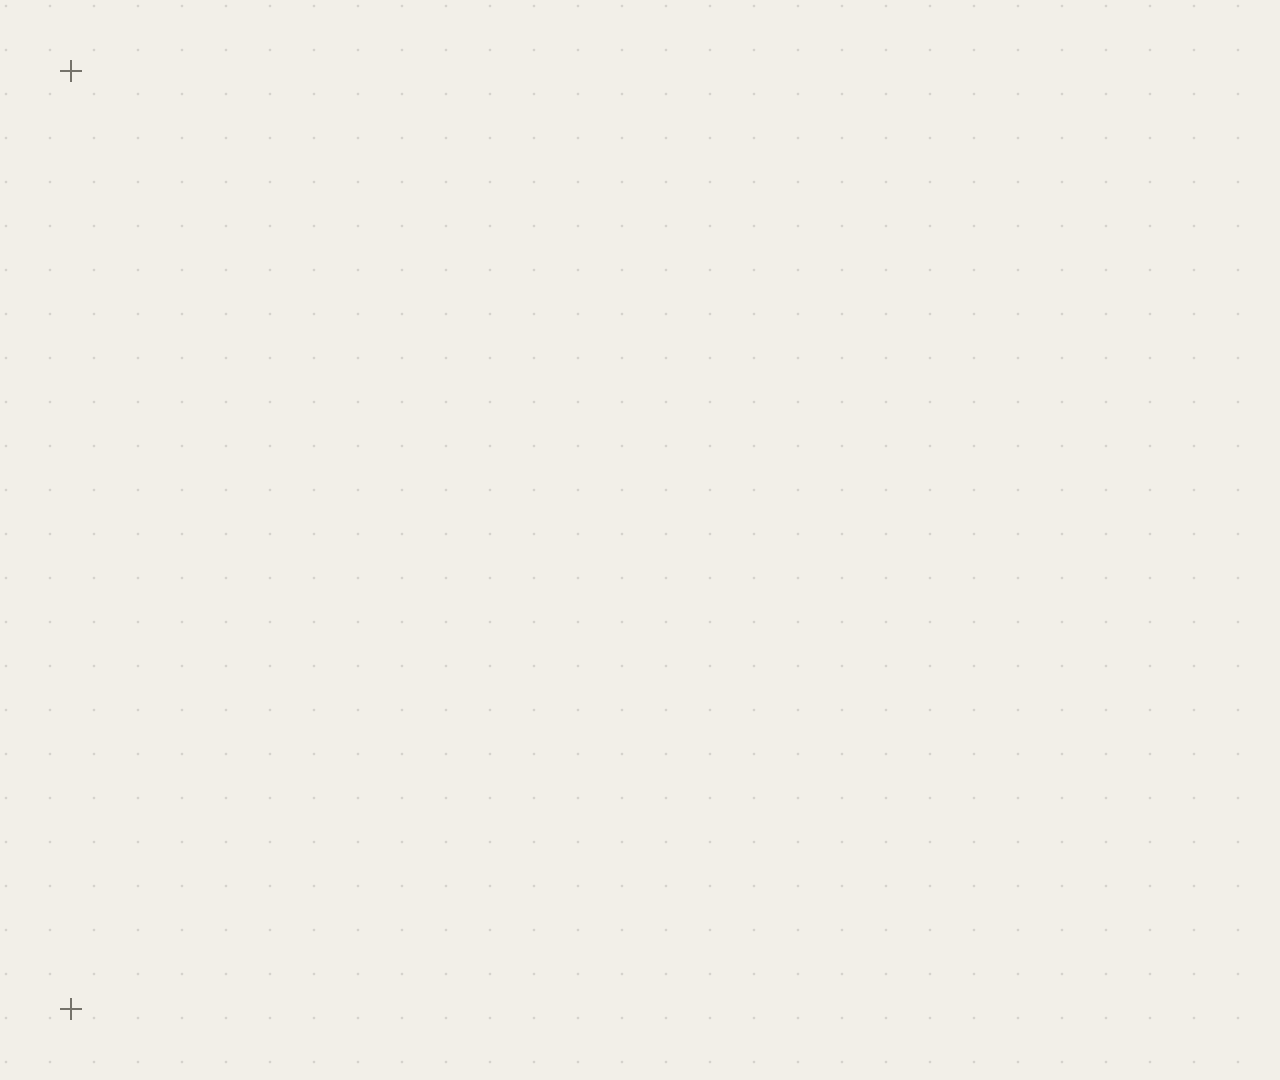
<file: brag-output/composition/index.html>
<!doctype html>
<html lang="pt-BR">
  <head>
    <meta charset="UTF-8" />
    <meta name="viewport" content="width=1920, height=1080" />
    <title>ukode-core — brag</title>
    <script src="https://cdn.jsdelivr.net/npm/gsap@3.14.2/dist/gsap.min.js"></script>
    <style>
      @font-face { font-family: "Archivo"; font-weight: 800; src: url("assets/fonts/archivo-800.woff2") format("woff2"); }
      @font-face { font-family: "Archivo"; font-weight: 700; src: url("assets/fonts/archivo-700.woff2") format("woff2"); }
      @font-face { font-family: "Plex Mono"; font-weight: 400; src: url("assets/fonts/plexmono-400.woff2") format("woff2"); }
      @font-face { font-family: "Plex Mono"; font-weight: 500; src: url("assets/fonts/plexmono-500.woff2") format("woff2"); }
      @font-face { font-family: "Instrument Serif"; font-style: italic; font-weight: 400; src: url("assets/fonts/instrumentserif-italic.woff2") format("woff2"); }

      :root {
        /* Ledger tokens, copiados de site/assets/camadas.css */
        --paper: #f2efe8; --paper-deep: #e7e3da; --rule: #d6d2c8;
        --ink: #11110f; --ink-soft: #55524b; --ink-faint: #75726a;
        --clay: #ed6738; --clay-deep: #c8481c; --clay-text: #b54119; --mint: #4f9c6b;
        --ledger-bg: #14140f; --ledger-ink: #efece4; --ledger-dim: #a19d95; --ledger-rule: #2c2b25; --ledger-mint: #8fcfa6;
        --display: "Archivo", "Helvetica Neue", Arial, sans-serif;
        --mono: "Plex Mono", ui-monospace, Menlo, monospace;
        --voice: "Instrument Serif", Georgia, serif;
      }
      * { margin: 0; padding: 0; box-sizing: border-box; }
      html, body { width: 1920px; height: 1080px; overflow: hidden; background: var(--paper); }
      #root { position: relative; width: 100%; height: 100%; overflow: hidden; background: var(--paper); color: var(--ink); font-family: var(--display); }

      /* ---------- camada de fundo (persistente) ---------- */
      #bg { position: absolute; inset: 0; }
      .dots { position: absolute; inset: -60px; background-image: radial-gradient(circle, rgba(17,17,15,0.13) 1.5px, transparent 1.6px); background-size: 44px 44px; }
      .rule-h { position: absolute; left: 96px; right: 96px; height: 2px; background: var(--rule); transform-origin: left center; }
      .rule-top { top: 104px; }
      .rule-bottom { bottom: 104px; }
      .reg { position: absolute; width: 22px; height: 22px; }
      .reg::before, .reg::after { content: ""; position: absolute; background: var(--ink-faint); }
      .reg::before { left: 10px; top: 0; width: 2px; height: 22px; }
      .reg::after { top: 10px; left: 0; height: 2px; width: 22px; }
      .reg-tl { left: 60px; top: 60px; } .reg-tr { right: 60px; top: 60px; }
      .reg-bl { left: 60px; bottom: 60px; } .reg-br { right: 60px; bottom: 60px; }

      .meta { position: absolute; left: 96px; right: 96px; display: flex; justify-content: space-between; font-family: var(--mono); font-size: 22px; letter-spacing: 0.14em; text-transform: uppercase; color: var(--ink-soft); }
      .meta-top { top: 58px; }
      .meta-bottom { bottom: 58px; }
      .meta b { color: var(--ink); font-weight: 500; }
      #clock { font-variant-numeric: tabular-nums; }

      /* ---------- cenas ---------- */
      .scene { position: absolute; left: 96px; right: 96px; top: 150px; bottom: 150px; }
      .wrap { position: absolute; inset: 0; }
      .eyebrow { display: flex; align-items: center; gap: 18px; font-family: var(--mono); font-size: 24px; font-weight: 500; letter-spacing: 0.18em; text-transform: uppercase; color: var(--ink-soft); }
      .eyebrow::before { content: ""; width: 56px; height: 2px; background: var(--ink-soft); }

      /* console escuro (recriação de site/live.html) */
      .console { background: var(--ledger-bg); color: var(--ledger-ink); font-family: var(--mono); padding: 34px 44px 40px; }
      .console-head { display: flex; justify-content: space-between; font-size: 21px; letter-spacing: 0.16em; text-transform: uppercase; color: var(--ledger-dim); padding-bottom: 20px; border-bottom: 2px solid var(--ledger-rule); margin-bottom: 18px; }
      .c-line { display: flex; gap: 26px; font-size: 29px; line-height: 64px; white-space: nowrap; }
      .c-line .t { color: var(--ledger-dim); width: 150px; flex: none; font-variant-numeric: tabular-nums; }
      .c-line .k { color: var(--ledger-dim); width: 190px; flex: none; }
      .c-line .k.allow, .c-line .allow { color: var(--ledger-mint); }
      .c-line .k.wait { color: var(--clay); }
      .c-line b { color: var(--ledger-ink); font-weight: 500; }

      /* Cena 1 */
      #s1-head { font-size: 132px; font-weight: 800; letter-spacing: -0.04em; line-height: 1; margin-top: 40px; }
      #s1-console { position: absolute; left: 0; right: 180px; top: 330px; }
      #s1-code { font-size: 44px; line-height: 1.4; color: var(--ledger-ink); white-space: nowrap; }
      #s1-code .fn { color: var(--ledger-ink); font-weight: 500; }
      #s1-code .str { color: var(--ledger-dim); }
      #s1-code span.ch { opacity: 0; }
      #s1-caret { display: inline-block; width: 22px; height: 46px; background: var(--ledger-ink); vertical-align: -6px; margin-left: 4px; }
      .stamp { position: absolute; font-family: var(--mono); font-weight: 500; font-size: 40px; letter-spacing: 0.14em; text-transform: uppercase; color: var(--clay-deep); border: 5px solid var(--clay-deep); padding: 16px 30px; background: var(--paper); white-space: nowrap; }
      #s1-stamp { right: 110px; top: 515px; }

      /* Cena 2 */
      #s2-name { font-size: 250px; font-weight: 800; letter-spacing: -0.055em; line-height: 0.95; margin-top: 70px; }
      #s2-rule { height: 4px; background: var(--ink); width: 100%; margin-top: 56px; transform-origin: left center; }
      #s2-terms { display: flex; gap: 0; margin-top: 44px; font-family: var(--mono); font-size: 36px; font-weight: 500; color: var(--ink); }
      #s2-terms span { flex: 1; text-wrap: balance; padding-right: 30px; border-left: 3px solid var(--ink); padding-left: 24px; }

      /* Cena 3 */
      #s3-left { position: absolute; left: 0; top: 0; width: 560px; }
      #s3-head { font-size: 80px; font-weight: 800; letter-spacing: -0.035em; line-height: 1.02; margin-top: 30px; }
      #s3-status { position: absolute; left: 0; top: 420px; width: 560px; height: 60px; font-family: var(--mono); font-size: 27px; color: var(--ink-soft); }
      #s3-status .dot { position: absolute; left: 0; top: 18px; width: 20px; height: 20px; border-radius: 50%; }
      #s3-status .dot-run { background: var(--clay); }
      #s3-status .dot-done { background: var(--mint); }
      #s3-status .lbl { position: absolute; left: 38px; top: 6px; white-space: nowrap; }
      #s3-status .lbl b { color: var(--ink); font-weight: 500; }
      #s3-console { position: absolute; left: 640px; right: 0; top: 0; }
      #s3-approval { position: absolute; left: 640px; right: 0; top: 486px; border: 4px solid var(--clay-deep); background: #f6e3d9; padding: 26px 34px 30px; }
      #s3-approval .k { font-family: var(--mono); font-size: 22px; letter-spacing: 0.16em; text-transform: uppercase; color: var(--clay-text); }
      #s3-approval p { font-size: 30px; line-height: 1.35; margin-top: 12px; color: var(--ink); }
      #s3-approval p b { font-weight: 800; }
      .actions { position: relative; display: flex; gap: 20px; margin-top: 22px; }
      .btn { height: 76px; display: flex; align-items: center; justify-content: center; font-family: var(--display); font-weight: 700; font-size: 28px; }
      .btn-deny { width: 180px; border: 3px solid var(--clay-deep); color: var(--clay-text); }
      .btn-ok { width: 420px; background: var(--ink); color: var(--paper); border: 3px solid var(--ink); }
      /* cursor: ponta posicionada no centro do botão Aprovar (180 + 20 + 210, 38) */
      #cursor { position: absolute; left: 410px; top: 38px; width: 48px; height: 60px; }

      /* Cena 4 */
      #s4-left { position: absolute; left: 0; top: 0; width: 560px; }
      #s4-head { font-size: 80px; font-weight: 800; letter-spacing: -0.035em; line-height: 1.02; margin-top: 30px; }
      #s4-panel { position: absolute; left: 640px; right: 0; top: 0; background: var(--ledger-bg); color: var(--ledger-ink); padding: 30px 44px 26px; }
      .p-head { display: flex; justify-content: space-between; align-items: center; font-family: var(--mono); font-size: 22px; letter-spacing: 0.14em; text-transform: uppercase; padding-bottom: 18px; border-bottom: 2px solid var(--ledger-rule); }
      .p-head .live { display: flex; align-items: center; gap: 14px; }
      .p-head .live::before { content: ""; width: 12px; height: 12px; border-radius: 50%; background: var(--ledger-mint); }
      .p-head .cost { font-size: 30px; letter-spacing: 0; font-variant-numeric: tabular-nums; }
      .q-row { display: flex; justify-content: space-between; align-items: baseline; gap: 30px; height: 70px; border-bottom: 2px solid var(--ledger-rule); }
      .q-row:last-child { border-bottom: 0; }
      .q-row .q { font-size: 28px; color: var(--ledger-dim); white-space: nowrap; }
      .q-row .a { font-family: var(--mono); font-size: 28px; white-space: nowrap; text-align: right; }
      .q-row .a.ok { color: var(--ledger-mint); font-weight: 500; }
      .q-row { padding-top: 20px; }

      /* Cena 5 */
      #s5-list { position: absolute; left: 0; top: 30px; }
      .strike-line { position: relative; display: block; width: max-content; font-size: 66px; font-weight: 700; letter-spacing: -0.03em; color: var(--ink-soft); line-height: 1.3; }
      .strike-line .bar { position: absolute; left: -6px; right: -6px; top: 54%; height: 7px; background: var(--ink); transform-origin: left center; }
      #s5-right { position: absolute; left: 820px; right: 0; top: 60px; }
      #s5-name { font-size: 140px; font-weight: 800; letter-spacing: -0.055em; line-height: 0.95; }
      #s5-voice { font-family: var(--voice); font-style: italic; font-weight: 400; font-size: 96px; letter-spacing: -0.01em; line-height: 1.1; margin-top: 18px; }
      #s5-foot { margin-top: 44px; font-family: var(--mono); font-size: 30px; color: var(--ink-soft); letter-spacing: 0.04em; }
    </style>
  </head>
  <body>
    <div id="root" data-composition-id="main" data-start="0" data-duration="23" data-width="1920" data-height="1080">

      <!-- Camada persistente: pontos, réguas, marcas de registro, metadados -->
      <div id="bg" class="clip" data-start="0" data-duration="23" data-track-index="0">
        <div class="dots" id="dots"></div>
        <div class="rule-h rule-top" id="rule-top"></div>
        <div class="rule-h rule-bottom" id="rule-bottom"></div>
        <div class="reg reg-tl"></div><div class="reg reg-tr"></div>
        <div class="reg reg-bl"></div><div class="reg reg-br"></div>
        <div class="meta meta-top" id="meta-top"><span><b>UKode Labs</b> · ukode-core</span><span>orquestração de agentes</span></div>
        <div class="meta meta-bottom" id="meta-bottom"><span>política · aprovação · custo · auditoria</span><span id="clock">00:00.0</span></div>
      </div>

      <!-- Cena 1: hook -->
      <section id="s1" class="scene clip" data-start="0" data-duration="3.6" data-track-index="1">
        <div class="wrap" id="s1-wrap">
          <p class="eyebrow" id="s1-eyebrow">Execução ao vivo</p>
          <h1 id="s1-head">Seu agente quer agir.</h1>
          <div class="console" id="s1-console">
            <div class="console-head"><span>run · demo_agent</span><span>chamada de ferramenta</span></div>
            <div id="s1-code"></div>
          </div>
          <div class="stamp" id="s1-stamp">Precisa de aprovação</div>
        </div>
      </section>

      <!-- Cena 2: revelação -->
      <section id="s2" class="scene clip" data-start="3.5" data-duration="3.6" data-track-index="2">
        <div class="wrap" id="s2-wrap">
          <p class="eyebrow" id="s2-eyebrow">Camada de orquestração de agentes</p>
          <h1 id="s2-name">ukode-core</h1>
          <div id="s2-rule"></div>
          <div id="s2-terms">
            <span id="t1">política antes da ação</span>
            <span id="t2">aprovação humana</span>
            <span id="t3">custo por execução</span>
            <span id="t4">auditoria encadeada</span>
          </div>
        </div>
      </section>

      <!-- Cena 3: o fluxo ao vivo (site/live.html) -->
      <section id="s3" class="scene clip" data-start="7.0" data-duration="7.3" data-track-index="3">
        <div class="wrap" id="s3-wrap">
          <div id="s3-left">
            <p class="eyebrow">Como funciona</p>
            <h2 id="s3-head">Toda ação passa pela política.</h2>
          </div>
          <div id="s3-status" data-layout-allow-overlap>
            <span class="dot dot-run" id="dot-run"></span>
            <span class="dot dot-done" id="dot-done"></span>
            <span class="lbl" id="lbl-run">processando…</span>
            <span class="lbl" id="lbl-wait"><b>aguardando aprovação humana</b></span>
            <span class="lbl" id="lbl-done"><b>concluído</b></span>
          </div>
          <div class="console" id="s3-console">
            <div class="console-head"><span>run · demo_agent</span><span>beca3f65</span></div>
            <div class="c-line" id="l1"><span class="k">pedido</span><span>"Confirme a sessão do lead"</span></div>
            <div class="c-line" id="l2"><span class="k allow">política</span><span><b>lookup_contact</b> — permitido</span></div>
            <div class="c-line" id="l3"><span class="k wait">política</span><span><b>send_whatsapp_message</b> — precisa de aprovação</span></div>
            <div class="c-line" id="l4"><span class="k">humano</span><span>aprovou — ops</span></div>
            <div class="c-line" id="l5"><span class="k allow">concluído</span><span>2 recursos · $0.013743</span></div>
          </div>
          <div id="s3-approval">
            <span class="k">Aprovação pendente</span>
            <p><b>send_whatsapp_message</b> — Envio de WhatsApp para um cliente real exige aprovação humana.</p>
            <div class="actions">
              <div class="btn btn-deny">Negar</div>
              <div class="btn btn-ok" id="btn-ok">Aprovar como ops</div>
              <svg id="cursor" viewBox="0 0 48 60" aria-hidden="true">
                <path d="M2 2 L2 48 L14 37 L22 56 L31 52 L23 34 L40 34 Z" fill="#11110f" stroke="#f2efe8" stroke-width="3" stroke-linejoin="round" />
              </svg>
            </div>
          </div>
        </div>
      </section>

      <!-- Cena 4: o recibo -->
      <section id="s4" class="scene clip" data-start="14.2" data-duration="5.1" data-track-index="4">
        <div class="wrap" id="s4-wrap">
          <div id="s4-left">
            <p class="eyebrow">O recibo</p>
            <h2 id="s4-head">Oito perguntas. Qualquer execução.</h2>
          </div>
          <div id="s4-panel">
            <div class="p-head"><span class="live">replay · 8 perguntas</span><span class="cost">$0.013743</span></div>
            <div class="q-row" id="q1"><span class="q">Qual agente executou?</span><span class="a">demo_agent</span></div>
            <div class="q-row" id="q2"><span class="q">Quem é o dono?</span><span class="a">ops</span></div>
            <div class="q-row" id="q3"><span class="q">Qual versão?</span><span class="a">1</span></div>
            <div class="q-row" id="q4"><span class="q">Qual modelo?</span><span class="a">claude-sonnet-5</span></div>
            <div class="q-row" id="q5"><span class="q">Políticas aplicadas?</span><span class="a">2 decisões</span></div>
            <div class="q-row" id="q6"><span class="q">Recursos acessados?</span><span class="a">lookup_contact, send_whatsapp_message</span></div>
            <div class="q-row" id="q7"><span class="q">Quanto custou?</span><span class="a">$0.013743</span></div>
            <div class="q-row" id="q8"><span class="q">Auditoria íntegra?</span><span class="a ok">sim, verificada</span></div>
          </div>
        </div>
      </section>

      <!-- Cena 5: punchline -->
      <section id="s5" class="scene clip" data-start="19.2" data-duration="3.8" data-track-index="5">
        <div class="wrap" id="s5-wrap">
          <div id="s5-list">
            <p class="eyebrow" style="margin-bottom: 26px">Sem</p>
            <span class="strike-line" id="k1">n8n<span class="bar" id="b1"></span></span>
            <span class="strike-line" id="k2">LangChain<span class="bar" id="b2"></span></span>
            <span class="strike-line" id="k3">framework de agente<span class="bar" id="b3"></span></span>
          </div>
          <div id="s5-right">
            <h1 id="s5-name">ukode-core</h1>
            <p id="s5-voice">o humano decide.</p>
            <p id="s5-foot">Python puro · 29 testes · no ar</p>
          </div>
        </div>
      </section>

      <!-- Áudio -->
      <audio id="music" data-start="0" data-duration="23" data-volume="1" data-track-index="10"
        src="assets/music/happy-beats-business-moves-vol-11-by-ende-dot-app.mp3"
        data-automation='{"version":1,"lanes":[{"target":"volume","points":[{"t":0,"v":0},{"t":0.8,"v":0.42},{"t":21.4,"v":0.42},{"t":23,"v":0}]}]}'></audio>

      <audio id="kp1" data-start="0.62" data-duration="0.12" data-volume="0.22" data-track-index="11" src="assets/sfx/keyboard/keypress-003.wav"></audio>
      <audio id="kp2" data-start="0.74" data-duration="0.12" data-volume="0.2" data-track-index="12" src="assets/sfx/keyboard/keypress-007.wav"></audio>
      <audio id="kp3" data-start="0.86" data-duration="0.12" data-volume="0.22" data-track-index="11" src="assets/sfx/keyboard/keypress-011.wav"></audio>
      <audio id="kp4" data-start="0.98" data-duration="0.12" data-volume="0.2" data-track-index="12" src="assets/sfx/keyboard/keypress-015.wav"></audio>
      <audio id="kp5" data-start="1.10" data-duration="0.12" data-volume="0.22" data-track-index="11" src="assets/sfx/keyboard/keypress-019.wav"></audio>
      <audio id="kp6" data-start="1.22" data-duration="0.12" data-volume="0.2" data-track-index="12" src="assets/sfx/keyboard/keypress-023.wav"></audio>
      <audio id="kp7" data-start="1.34" data-duration="0.12" data-volume="0.22" data-track-index="11" src="assets/sfx/keyboard/keypress-027.wav"></audio>
      <audio id="kp8" data-start="1.46" data-duration="0.12" data-volume="0.2" data-track-index="12" src="assets/sfx/keyboard/keypress-031.wav"></audio>
      <!-- beat-locked: carimbo em 1.60s -->
      <audio id="sfx-stamp" data-start="1.60" data-duration="0.19" data-volume="0.55" data-track-index="13" src="assets/sfx/impact/impactSoft_medium_001.ogg"></audio>
      <audio id="sfx-name" data-start="3.70" data-duration="0.15" data-volume="0.35" data-track-index="13" src="assets/sfx/impact/impactSoft_medium_004.ogg"></audio>
      <audio id="tick1" data-start="7.38" data-duration="0.01" data-volume="0.18" data-track-index="14" src="assets/sfx/interface/click_002.ogg"></audio>
      <audio id="tick2" data-start="8.44" data-duration="0.01" data-volume="0.18" data-track-index="14" src="assets/sfx/interface/click_002.ogg"></audio>
      <audio id="tick3" data-start="9.50" data-duration="0.01" data-volume="0.2" data-track-index="14" src="assets/sfx/interface/click_002.ogg"></audio>
      <!-- beat-locked: clique no Aprovar em 12.65s -->
      <audio id="sfx-click" data-start="12.65" data-duration="0.01" data-volume="0.5" data-track-index="15" src="assets/sfx/interface/click_003.ogg"></audio>
      <audio id="tick4" data-start="13.18" data-duration="0.01" data-volume="0.18" data-track-index="14" src="assets/sfx/interface/click_002.ogg"></audio>
      <!-- beat-locked: "sim, verificada" em 17.91s -->
      <audio id="sfx-verified" data-start="17.91" data-duration="0.13" data-volume="0.3" data-track-index="13" src="assets/sfx/interface/bong_001.ogg"></audio>
    </div>

    <script>
      // Digitação da chamada: um span por caractere, montado de forma síncrona.
      (function buildCode() {
        const parts = [
          { text: "send_whatsapp_message", cls: "fn" },
          { text: "(to: ", cls: "" },
          { text: "\"+55 11 9····\"", cls: "str" },
          { text: ")", cls: "" },
        ];
        const code = document.getElementById("s1-code");
        parts.forEach((p) => {
          const wrap = document.createElement("span");
          if (p.cls) wrap.className = p.cls;
          for (const ch of p.text) {
            const s = document.createElement("span");
            s.className = "ch";
            s.textContent = ch;
            wrap.appendChild(s);
          }
          code.appendChild(wrap);
        });
        const caret = document.createElement("span");
        caret.id = "s1-caret";
        code.appendChild(caret);
      })();

      const tl = gsap.timeline({ paused: true });
      const E = "power3.out";

      // ---------- fundo persistente ----------
      tl.fromTo("#dots", { x: 0, y: 0 }, { x: -44, y: -22, duration: 23, ease: "none" }, 0);
      tl.fromTo(["#rule-top", "#rule-bottom"], { scaleX: 0 }, { scaleX: 1, duration: 1.0, ease: "power2.inOut" }, 0);
      tl.fromTo(["#meta-top", "#meta-bottom"], { opacity: 0 }, { opacity: 1, duration: 0.6 }, 0.1);
      const clock = { t: 0 };
      tl.to(clock, {
        t: 23, duration: 23, ease: "none",
        onUpdate: () => {
          const s = clock.t;
          const mm = String(Math.floor(s / 60)).padStart(2, "0");
          const ss = (s % 60).toFixed(1).padStart(4, "0");
          document.getElementById("clock").textContent = `${mm}:${ss}`;
        },
      }, 0);

      // ---------- Cena 1 ----------
      tl.fromTo("#s1-eyebrow", { opacity: 0, x: -30 }, { opacity: 1, x: 0, duration: 0.5, ease: E }, 0.1);
      tl.fromTo("#s1-head", { opacity: 0, y: 40 }, { opacity: 1, y: 0, duration: 0.6, ease: E }, 0.15);
      tl.fromTo("#s1-console", { opacity: 0, y: 30 }, { opacity: 1, y: 0, duration: 0.5, ease: E }, 0.35);
      tl.fromTo("#s1-code span.ch", { opacity: 0 }, { opacity: 1, duration: 0.01, stagger: 0.9 / 41 }, 0.6);
      tl.fromTo("#s1-caret", { opacity: 1 }, { opacity: 0, duration: 0.01, repeat: 5, yoyo: true, repeatDelay: 0.28 }, 1.55);
      // beat-locked: 1.60s
      tl.fromTo("#s1-stamp", { opacity: 0, scale: 1.7, rotation: -6 }, { opacity: 1, scale: 1, rotation: -6, duration: 0.42, ease: "back.out(2.2)" }, 1.52);
      tl.to("#s1-wrap", { opacity: 0, y: -24, duration: 0.3, ease: "power2.in" }, 3.3);

      // ---------- Cena 2 ----------
      tl.fromTo("#s2-eyebrow", { opacity: 0 }, { opacity: 1, duration: 0.4 }, 3.55);
      // beat-grid: nome em 3.70s
      tl.fromTo("#s2-name", { opacity: 0, y: 70 }, { opacity: 1, y: 0, duration: 0.55, ease: "expo.out" }, 3.6);
      tl.fromTo("#s2-rule", { scaleX: 0 }, { scaleX: 1, duration: 0.7, ease: "power2.inOut" }, 3.9);
      // beat-grid: termos em 4.23, 4.75, 5.28, 5.80
      ["#t1", "#t2", "#t3", "#t4"].forEach((id, i) => {
        tl.fromTo(id, { opacity: 0, y: 24 }, { opacity: 1, y: 0, duration: 0.4, ease: E }, [4.23, 4.75, 5.28, 5.8][i] - 0.08);
      });
      tl.to("#s2-wrap", { opacity: 0, duration: 0.3, ease: "power2.in" }, 6.8);

      // ---------- Cena 3 ----------
      tl.fromTo("#s3-left", { opacity: 0, x: -40 }, { opacity: 1, x: 0, duration: 0.5, ease: E }, 7.05);
      tl.fromTo("#s3-console", { opacity: 0, y: 40 }, { opacity: 1, y: 0, duration: 0.55, ease: "expo.out" }, 7.1);
      tl.set(["#l1", "#l2", "#l3", "#l4", "#l5"], { opacity: 0 }, 7.0);
      tl.set(["#dot-done", "#lbl-wait", "#lbl-done"], { opacity: 0 }, 7.0);
      tl.fromTo(["#dot-run", "#lbl-run"], { opacity: 0 }, { opacity: 1, duration: 0.3 }, 7.2);
      // beat-grid: linhas em 7.38, 8.44, 9.50 (uma batida sim, uma não, para dar tempo de ler)
      tl.fromTo("#l1", { opacity: 0, x: -20 }, { opacity: 1, x: 0, duration: 0.35, ease: E }, 7.38);
      tl.fromTo("#l2", { opacity: 0, x: -20 }, { opacity: 1, x: 0, duration: 0.35, ease: E }, 8.44);
      tl.fromTo("#l3", { opacity: 0, x: -20 }, { opacity: 1, x: 0, duration: 0.35, ease: E }, 9.5);
      tl.to("#lbl-run", { opacity: 0, duration: 0.2 }, 9.5);
      tl.fromTo("#lbl-wait", { opacity: 0 }, { opacity: 1, duration: 0.3 }, 9.6);
      tl.fromTo("#dot-run", { scale: 1 }, { scale: 1.45, duration: 0.45, repeat: 5, yoyo: true, ease: "sine.inOut" }, 9.5);
      // caixa de aprovação na batida 10.01
      tl.fromTo("#s3-approval", { opacity: 0, y: 36 }, { opacity: 1, y: 0, duration: 0.5, ease: "expo.out" }, 9.95);
      tl.fromTo("#cursor", { opacity: 0, x: 380, y: 170 }, { opacity: 1, x: 380, y: 170, duration: 0.2 }, 10.9);
      tl.to("#cursor", { x: 0, y: 0, duration: 1.35, ease: "power2.inOut" }, 11.1);
      // beat-locked: clique em 12.65s
      tl.to("#cursor", { scale: 0.82, duration: 0.08, yoyo: true, repeat: 1, transformOrigin: "0% 0%" }, 12.62);
      tl.to("#btn-ok", { backgroundColor: "#55524b", duration: 0.08, yoyo: true, repeat: 1 }, 12.62);
      tl.to("#s3-approval", { opacity: 0, y: 20, duration: 0.3, ease: "power2.in" }, 12.9);
      tl.fromTo("#l4", { opacity: 0, x: -20 }, { opacity: 1, x: 0, duration: 0.35, ease: E }, 12.9);
      tl.fromTo("#l5", { opacity: 0, x: -20 }, { opacity: 1, x: 0, duration: 0.35, ease: E }, 13.18);
      tl.to(["#lbl-wait", "#dot-run"], { opacity: 0, duration: 0.2 }, 13.18);
      tl.fromTo(["#lbl-done", "#dot-done"], { opacity: 0 }, { opacity: 1, duration: 0.3 }, 13.2);
      tl.to("#s3-wrap", { opacity: 0, duration: 0.3, ease: "power2.in" }, 13.95);

      // ---------- Cena 4 ----------
      tl.fromTo("#s4-left", { opacity: 0, x: -40 }, { opacity: 1, x: 0, duration: 0.5, ease: E }, 14.25);
      tl.fromTo("#s4-panel", { opacity: 0, y: 40 }, { opacity: 1, y: 0, duration: 0.55, ease: "expo.out" }, 14.3);
      // beat-grid: linhas do replay em 14.76 … 17.38, depois 17.64
      const qTimes = [14.76, 15.28, 15.81, 16.34, 16.86, 17.38, 17.64];
      qTimes.forEach((t, i) => {
        tl.fromTo(`#q${i + 1}`, { opacity: 0, x: 24 }, { opacity: 1, x: 0, duration: 0.3, ease: E }, t - 0.05);
      });
      // beat-locked: "sim, verificada" em 17.91s
      tl.fromTo("#q8", { opacity: 0, x: 24 }, { opacity: 1, x: 0, duration: 0.3, ease: E }, 17.86);
      tl.to("#s4-wrap", { opacity: 0, duration: 0.3, ease: "power2.in" }, 18.95);

      // ---------- Cena 5 ----------
      tl.fromTo("#s5-list .eyebrow", { opacity: 0 }, { opacity: 1, duration: 0.3 }, 19.3);
      // beat-grid: 19.49, 20.02, 20.54
      [["#k1", "#b1", 19.49], ["#k2", "#b2", 20.02], ["#k3", "#b3", 20.54]].forEach(([k, b, t]) => {
        tl.fromTo(k, { opacity: 0, y: 24 }, { opacity: 1, y: 0, duration: 0.3, ease: E }, t - 0.05);
        tl.fromTo(b, { scaleX: 0 }, { scaleX: 1, duration: 0.3, ease: "power2.inOut" }, t + 0.3);
      });
      tl.fromTo("#s5-name", { opacity: 0, y: 60 }, { opacity: 1, y: 0, duration: 0.55, ease: "expo.out" }, 21.02);
      tl.fromTo("#s5-voice", { opacity: 0, y: 24 }, { opacity: 1, y: 0, duration: 0.5, ease: E }, 21.35);
      tl.fromTo("#s5-foot", { opacity: 0 }, { opacity: 1, duration: 0.4 }, 21.6);

      window.__timelines["main"] = tl;
      tl.seek(0);
    </script>
  </body>
</html>
</file>
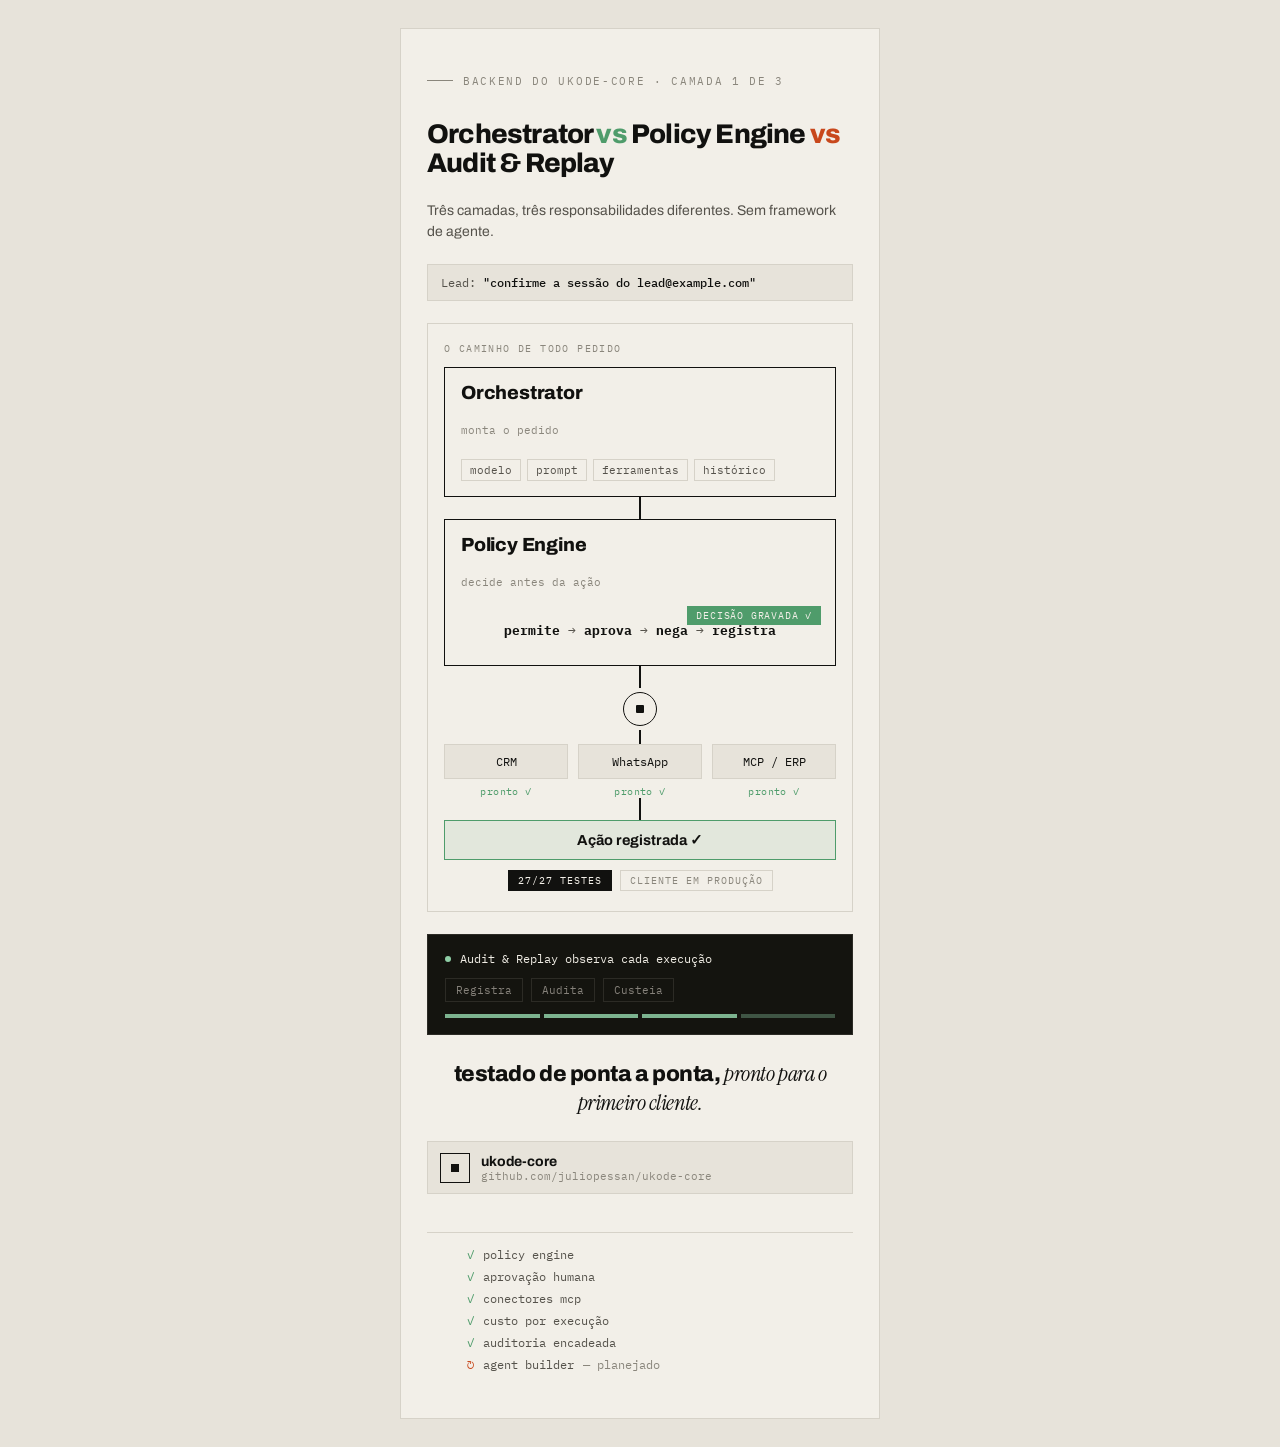
<file: site/camadas-backend.html>
<!doctype html>
<html lang="pt-BR">
<head>
<meta charset="utf-8">
<meta name="viewport" content="width=device-width, initial-scale=1">
<title>Backend — camadas do ukode-core</title>
<link href="https://fonts.googleapis.com/css2?family=Archivo:wght@500;700;800&family=Instrument+Serif:ital@1&family=IBM+Plex+Mono:wght@400;500&display=swap" rel="stylesheet">
<link rel="stylesheet" href="assets/camadas.css">
</head>
<body>
<div class="card" id="card">

  <p class="eyebrow fi" style="animation-delay:.02s">Backend do ukode-core · camada 1 de 3</p>
  <h1 class="fi" style="animation-delay:.08s">Orchestrator <span class="c-mint">vs</span> Policy Engine <span class="c-clay">vs</span> Audit &amp; Replay</h1>
  <p class="sub fi" style="animation-delay:.14s">Três camadas, três responsabilidades diferentes. Sem framework de agente.</p>

  <div class="req fi" style="animation-delay:.2s">Lead: <b>"confirme a sessão do lead@example.com"</b></div>

  <div class="stack fi" style="animation-delay:.26s">
    <span class="stack-label">O caminho de todo pedido</span>

    <div class="node">
      <h2>Orchestrator</h2>
      <p class="role">monta o pedido</p>
      <div class="chips"><span class="chip">modelo</span><span class="chip">prompt</span><span class="chip">ferramentas</span><span class="chip">histórico</span></div>
    </div>
    <div class="stem"></div>

    <div class="node" style="position:relative">
      <span class="pill-float p1">decisão gravada ✓</span>
      <h2>Policy Engine</h2>
      <p class="role">decide antes da ação</p>
      <p class="flow"><b>permite</b> → <b>aprova</b> → <b>nega</b> → <b>registra</b></p>
    </div>
    <div class="stem"></div>

    <div class="bot" aria-hidden="true"></div>
    <div class="stem" style="height:14px"></div>

    <div class="branches">
      <div class="branch"><div class="branch-box">CRM</div><small>pronto ✓</small></div>
      <div class="branch"><div class="branch-box">WhatsApp</div><small>pronto ✓</small></div>
      <div class="branch"><div class="branch-box">MCP / ERP</div><small>pronto ✓</small></div>
    </div>
    <div class="stem"></div>

    <div class="confirm">Ação registrada ✓</div>
    <div class="tags"><span class="tag on">27/27 testes</span><span class="tag">cliente em produção</span></div>
  </div>

  <div class="observe fi" style="animation-delay:.32s">
    <div class="observe-head"><span class="dot"></span> Audit &amp; Replay observa cada execução</div>
    <div class="pills"><span>Registra</span><span>Audita</span><span>Custeia</span></div>
    <div class="bars"><i></i><i></i><i></i><i style="opacity:.35"></i></div>
  </div>

  <p class="line fi" style="animation-delay:.38s">testado de ponta a ponta, <span class="voice">pronto para o primeiro cliente.</span></p>

  <div class="attrib fi" style="animation-delay:.44s">
    <span class="mark" aria-hidden="true"></span>
    <div><b>ukode-core</b><span>github.com/juliopessan/ukode-core</span></div>
  </div>

  <ul class="check fi" style="animation-delay:.5s">
    <li><span class="ok">✓</span> policy engine</li>
    <li><span class="ok">✓</span> aprovação humana</li>
    <li><span class="ok">✓</span> conectores mcp</li>
    <li><span class="ok">✓</span> custo por execução</li>
    <li><span class="ok">✓</span> auditoria encadeada</li>
    <li><span class="todo">↻</span> agent builder <span style="color:var(--ink-faint)">— planejado</span></li>
  </ul>

</div>
</body>
</html>
</file>
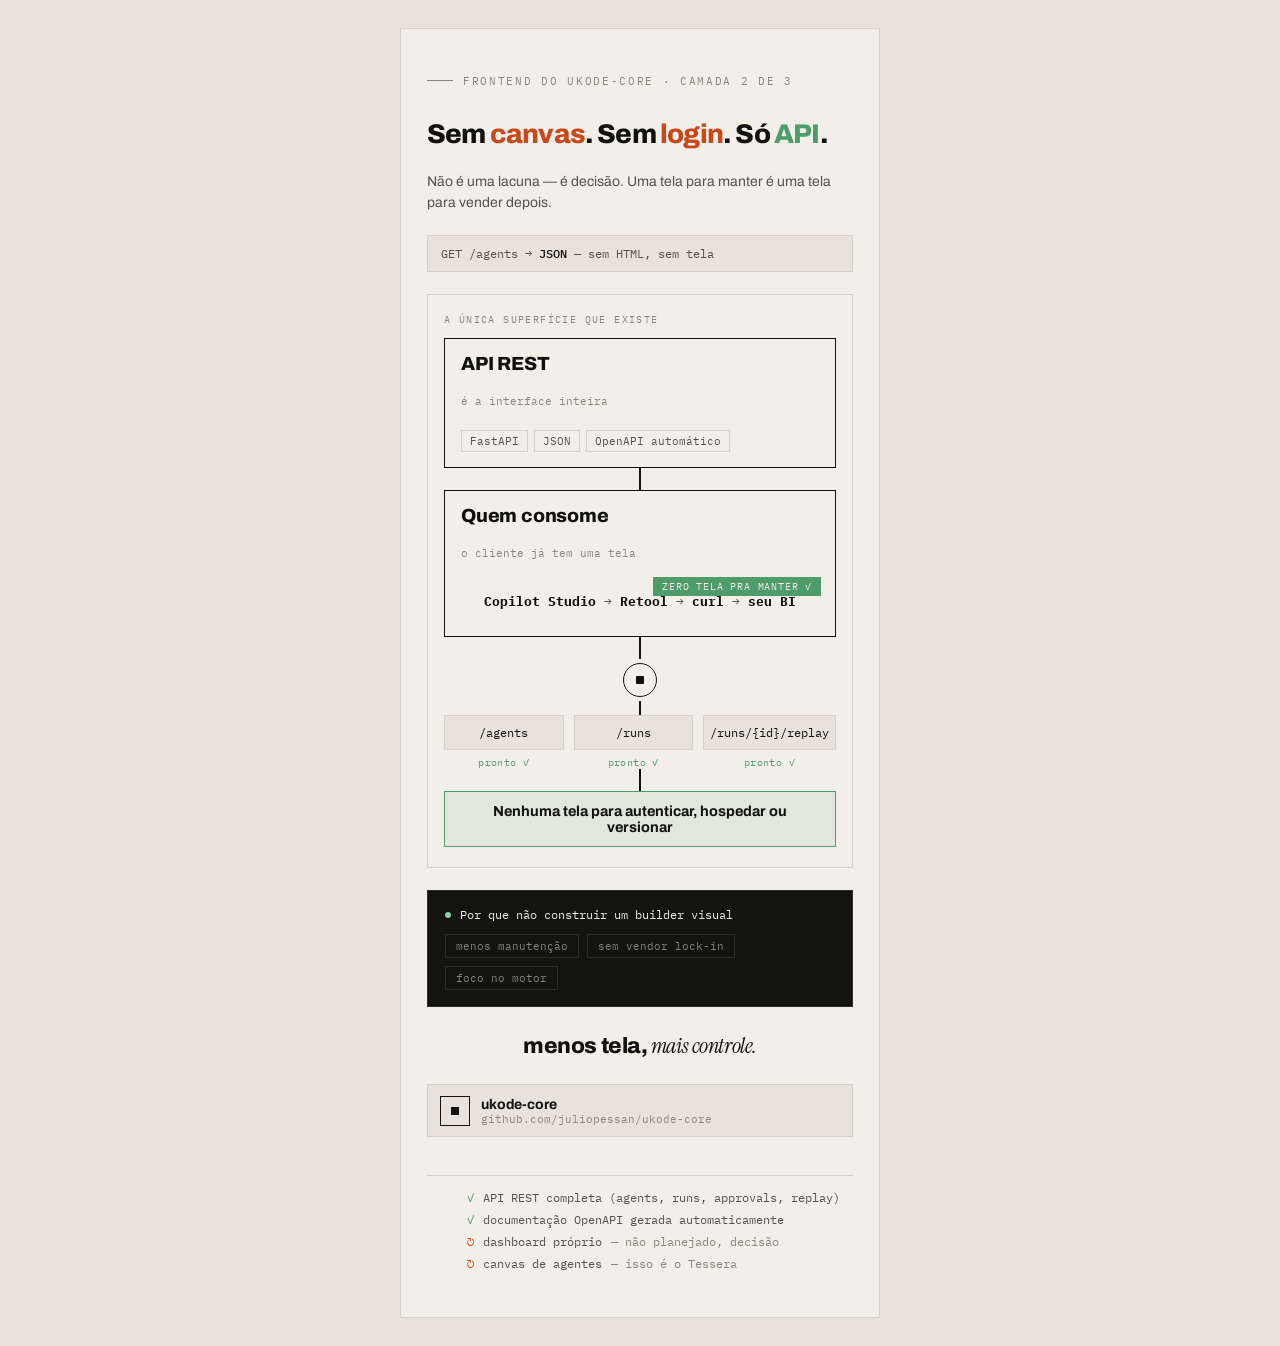
<file: site/camadas-frontend.html>
<!doctype html>
<html lang="pt-BR">
<head>
<meta charset="utf-8">
<meta name="viewport" content="width=device-width, initial-scale=1">
<title>Frontend — camadas do ukode-core</title>
<link href="https://fonts.googleapis.com/css2?family=Archivo:wght@500;700;800&family=Instrument+Serif:ital@1&family=IBM+Plex+Mono:wght@400;500&display=swap" rel="stylesheet">
<link rel="stylesheet" href="assets/camadas.css">
</head>
<body>
<div class="card" id="card">

  <p class="eyebrow fi" style="animation-delay:.02s">Frontend do ukode-core · camada 2 de 3</p>
  <h1 class="fi" style="animation-delay:.08s">Sem <span class="c-clay">canvas</span>. Sem <span class="c-clay">login</span>. Só <span class="c-mint">API</span>.</h1>
  <p class="sub fi" style="animation-delay:.14s">Não é uma lacuna — é decisão. Uma tela para manter é uma tela para vender depois.</p>

  <div class="req fi" style="animation-delay:.2s">GET /agents → <b>JSON</b> — sem HTML, sem tela</div>

  <div class="stack fi" style="animation-delay:.26s">
    <span class="stack-label">A única superfície que existe</span>

    <div class="node">
      <h2>API REST</h2>
      <p class="role">é a interface inteira</p>
      <div class="chips"><span class="chip">FastAPI</span><span class="chip">JSON</span><span class="chip">OpenAPI automático</span></div>
    </div>
    <div class="stem"></div>

    <div class="node" style="position:relative">
      <span class="pill-float p1">zero tela pra manter ✓</span>
      <h2>Quem consome</h2>
      <p class="role">o cliente já tem uma tela</p>
      <p class="flow"><b>Copilot Studio</b> → <b>Retool</b> → <b>curl</b> → <b>seu BI</b></p>
    </div>
    <div class="stem"></div>

    <div class="bot" aria-hidden="true"></div>
    <div class="stem" style="height:14px"></div>

    <div class="branches">
      <div class="branch"><div class="branch-box">/agents</div><small>pronto ✓</small></div>
      <div class="branch"><div class="branch-box">/runs</div><small>pronto ✓</small></div>
      <div class="branch"><div class="branch-box">/runs/{id}/replay</div><small>pronto ✓</small></div>
    </div>
    <div class="stem"></div>

    <div class="confirm">Nenhuma tela para autenticar, hospedar ou versionar</div>
  </div>

  <div class="observe fi" style="animation-delay:.32s">
    <div class="observe-head"><span class="dot"></span> Por que não construir um builder visual</div>
    <div class="pills"><span>menos manutenção</span><span>sem vendor lock-in</span><span>foco no motor</span></div>
  </div>

  <p class="line fi" style="animation-delay:.38s">menos tela, <span class="voice">mais controle.</span></p>

  <div class="attrib fi" style="animation-delay:.44s">
    <span class="mark" aria-hidden="true"></span>
    <div><b>ukode-core</b><span>github.com/juliopessan/ukode-core</span></div>
  </div>

  <ul class="check fi" style="animation-delay:.5s">
    <li><span class="ok">✓</span> API REST completa (agents, runs, approvals, replay)</li>
    <li><span class="ok">✓</span> documentação OpenAPI gerada automaticamente</li>
    <li><span class="todo">↻</span> dashboard próprio <span style="color:var(--ink-faint)">— não planejado, decisão</span></li>
    <li><span class="todo">↻</span> canvas de agentes <span style="color:var(--ink-faint)">— isso é o Tessera</span></li>
  </ul>

</div>
</body>
</html>
</file>
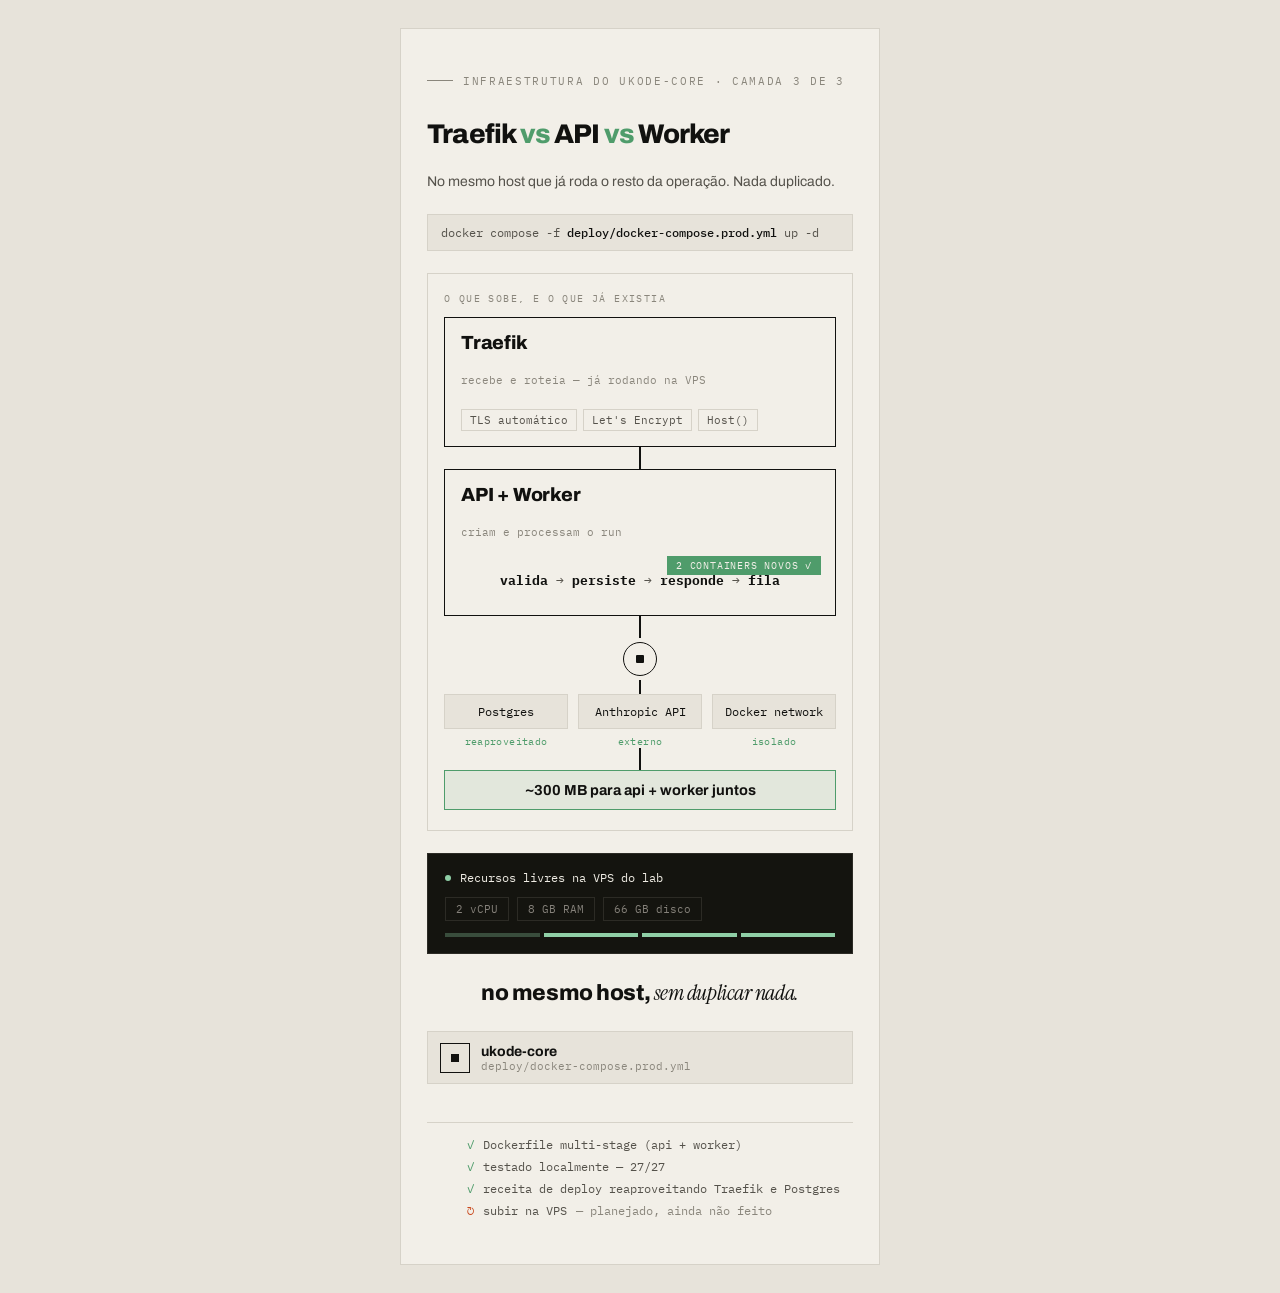
<file: site/camadas-infra.html>
<!doctype html>
<html lang="pt-BR">
<head>
<meta charset="utf-8">
<meta name="viewport" content="width=device-width, initial-scale=1">
<title>Infraestrutura — camadas do ukode-core</title>
<link href="https://fonts.googleapis.com/css2?family=Archivo:wght@500;700;800&family=Instrument+Serif:ital@1&family=IBM+Plex+Mono:wght@400;500&display=swap" rel="stylesheet">
<link rel="stylesheet" href="assets/camadas.css">
</head>
<body>
<div class="card" id="card">

  <p class="eyebrow fi" style="animation-delay:.02s">Infraestrutura do ukode-core · camada 3 de 3</p>
  <h1 class="fi" style="animation-delay:.08s">Traefik <span class="c-mint">vs</span> API <span class="c-mint">vs</span> Worker</h1>
  <p class="sub fi" style="animation-delay:.14s">No mesmo host que já roda o resto da operação. Nada duplicado.</p>

  <div class="req fi" style="animation-delay:.2s">docker compose -f <b>deploy/docker-compose.prod.yml</b> up -d</div>

  <div class="stack fi" style="animation-delay:.26s">
    <span class="stack-label">O que sobe, e o que já existia</span>

    <div class="node">
      <h2>Traefik</h2>
      <p class="role">recebe e roteia — já rodando na VPS</p>
      <div class="chips"><span class="chip">TLS automático</span><span class="chip">Let's Encrypt</span><span class="chip">Host()</span></div>
    </div>
    <div class="stem"></div>

    <div class="node" style="position:relative">
      <span class="pill-float p1">2 containers novos ✓</span>
      <h2>API + Worker</h2>
      <p class="role">criam e processam o run</p>
      <p class="flow"><b>valida</b> → <b>persiste</b> → <b>responde</b> → <b>fila</b></p>
    </div>
    <div class="stem"></div>

    <div class="bot" aria-hidden="true"></div>
    <div class="stem" style="height:14px"></div>

    <div class="branches">
      <div class="branch"><div class="branch-box">Postgres</div><small>reaproveitado</small></div>
      <div class="branch"><div class="branch-box">Anthropic API</div><small>externo</small></div>
      <div class="branch"><div class="branch-box">Docker network</div><small>isolado</small></div>
    </div>
    <div class="stem"></div>

    <div class="confirm">~300 MB para api + worker juntos</div>
  </div>

  <div class="observe fi" style="animation-delay:.32s">
    <div class="observe-head"><span class="dot"></span> Recursos livres na VPS do lab</div>
    <div class="pills"><span>2 vCPU</span><span>8 GB RAM</span><span>66 GB disco</span></div>
    <div class="bars"><i style="opacity:.3"></i><i style="opacity:1"></i><i style="opacity:1"></i><i style="opacity:1"></i></div>
  </div>

  <p class="line fi" style="animation-delay:.38s">no mesmo host, <span class="voice">sem duplicar nada.</span></p>

  <div class="attrib fi" style="animation-delay:.44s">
    <span class="mark" aria-hidden="true"></span>
    <div><b>ukode-core</b><span>deploy/docker-compose.prod.yml</span></div>
  </div>

  <ul class="check fi" style="animation-delay:.5s">
    <li><span class="ok">✓</span> Dockerfile multi-stage (api + worker)</li>
    <li><span class="ok">✓</span> testado localmente — 27/27</li>
    <li><span class="ok">✓</span> receita de deploy reaproveitando Traefik e Postgres</li>
    <li><span class="todo">↻</span> subir na VPS <span style="color:var(--ink-faint)">— planejado, ainda não feito</span></li>
  </ul>

</div>
</body>
</html>
</file>
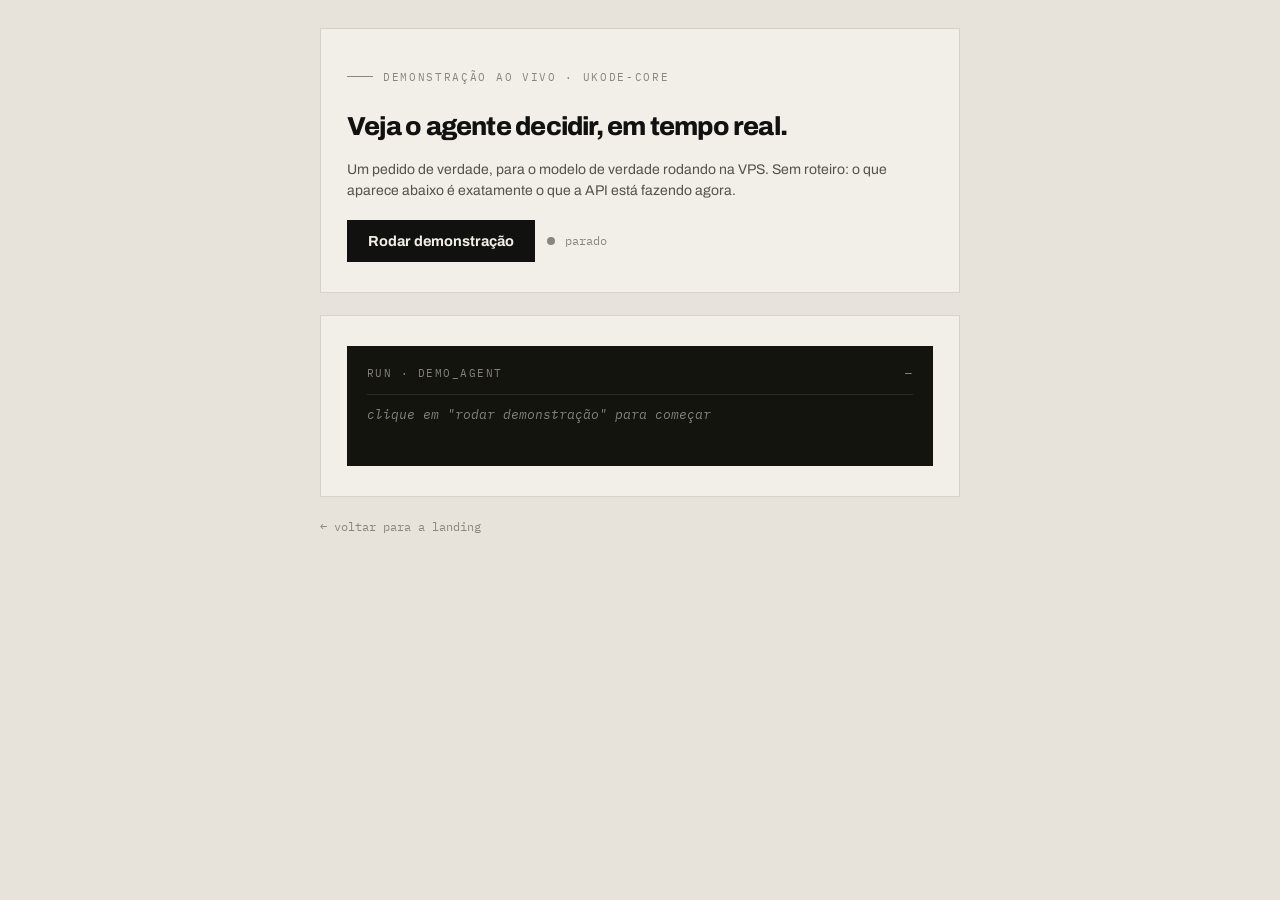
<file: site/live.html>
<!doctype html>
<html lang="pt-BR">
<head>
<meta charset="utf-8">
<meta name="viewport" content="width=device-width, initial-scale=1">
<title>Demonstração ao vivo — ukode-core</title>
<meta name="description" content="Acompanhe um agente real decidindo, pedindo aprovação e sendo auditado, em tempo real.">
<link href="https://fonts.googleapis.com/css2?family=Archivo:wght@500;700;800&family=Instrument+Serif:ital@1&family=IBM+Plex+Mono:wght@400;500&display=swap" rel="stylesheet">
<style>
:root {
  --paper: #f2efe8; --paper-deep: #e7e3da; --rule: #d6d2c8;
  --ink: #11110f; --ink-soft: #55524b; --ink-faint: #8a867c;
  --clay: #ed6738; --clay-deep: #c8481c; --mint: #4f9c6b;
  --ledger-bg: #14140f; --ledger-ink: #efece4; --ledger-dim: #85817a; --ledger-rule: #2c2b25; --ledger-mint: #8fcfa6;
  --display: "Archivo", Arial, sans-serif;
  --voice: "Instrument Serif", Georgia, serif;
  --mono: "IBM Plex Mono", ui-monospace, Menlo, monospace;
  --ease-out: cubic-bezier(0.16, 1, 0.3, 1);
  color-scheme: light;
}
@media (prefers-color-scheme: dark) {
  :root:not([data-theme="light"]) {
    --paper: #12120e; --paper-deep: #1b1b16; --rule: #2e2d27;
    --ink: #f0ede5; --ink-soft: #a8a49b; --ink-faint: #75726a;
    --clay: #f57d51; --clay-deep: #ff9a71; --mint: #7fc79a;
    --ledger-bg: #0b0b08; --ledger-rule: #232219; color-scheme: dark;
  }
}
* { box-sizing: border-box; }
body { margin: 0; background: var(--paper-deep); font-family: var(--display); color: var(--ink); display: flex; justify-content: center; padding: 28px 12px; }
.wrap { width: 100%; max-width: 640px; display: flex; flex-direction: column; gap: 22px; }
.card { background: var(--paper); border: 1px solid var(--rule); padding: 30px 26px; display: flex; flex-direction: column; gap: 18px; }
.eyebrow { font-family: var(--mono); font-size: 10.5px; letter-spacing: .16em; text-transform: uppercase; color: var(--ink-faint);
  display: flex; align-items: center; gap: 10px; }
.eyebrow::before { content: ""; width: 26px; height: 1px; background: var(--ink-faint); }
h1 { margin: 0; font-weight: 800; font-size: 26px; line-height: 1.1; letter-spacing: -0.03em; }
.sub { margin: 0; color: var(--ink-soft); font-size: 14px; line-height: 1.55; }

.controls { display: flex; align-items: center; gap: 12px; flex-wrap: wrap; }
.btn { font-family: var(--display); font-weight: 700; font-size: 14.5px; padding: 12px 20px; border: 1px solid var(--ink); cursor: pointer; background: var(--ink); color: var(--paper); }
.btn:disabled { opacity: .4; cursor: default; }
.btn:not(:disabled):hover { background: transparent; color: var(--ink); }
.btn-line { background: transparent; color: var(--ink); }
.btn-line:not(:disabled):hover { background: var(--ink); color: var(--paper); }
.btn-clay { border-color: var(--clay-deep); color: var(--clay-deep); background: transparent; }
.btn-clay:not(:disabled):hover { background: var(--clay-deep); color: var(--paper); }

.status-row { display: flex; align-items: center; gap: 10px; font-family: var(--mono); font-size: 12px; color: var(--ink-faint); }
.status-dot { width: 8px; height: 8px; border-radius: 50%; background: var(--ink-faint); flex: none; }
.status-dot.running { background: var(--clay); animation: pulse 1.1s ease-in-out infinite; }
.status-dot.waiting { background: var(--clay-deep); animation: pulse 1.1s ease-in-out infinite; }
.status-dot.done { background: var(--mint); }
@keyframes pulse { 0%,100% { opacity: 1; } 50% { opacity: .35; } }
.status-label { color: var(--ink); font-weight: 500; }

.console { background: var(--ledger-bg); color: var(--ledger-ink); padding: 18px 20px; font-family: var(--mono); font-size: 12.5px;
  line-height: 1.9; min-height: 120px; font-variant-numeric: tabular-nums; }
.console-head { display: flex; justify-content: space-between; gap: 12px; color: var(--ledger-dim); font-size: 10.5px;
  letter-spacing: .14em; text-transform: uppercase; padding-bottom: 10px; margin-bottom: 8px; border-bottom: 1px solid var(--ledger-rule); }
.c-line { display: flex; gap: 12px; animation: fi .4s var(--ease-out) both; flex-wrap: wrap; }
.c-line .t { color: var(--ledger-dim); flex: none; width: 8ch; }
.c-line .k { color: var(--ledger-dim); flex: none; }
.c-line .allow { color: var(--ledger-mint); }
.c-line .approval { color: var(--clay); }
.c-line .deny { color: var(--clay); }
.c-empty { color: var(--ledger-dim); font-style: italic; }
@keyframes fi { from { opacity: 0; transform: translateY(4px); } to { opacity: 1; transform: none; } }

.approval-box { border: 1.5px solid var(--clay-deep); background: color-mix(in srgb, var(--clay) 9%, var(--paper)); padding: 16px 18px; display: none; flex-direction: column; gap: 12px; }
.approval-box.show { display: flex; }
.approval-box .k { font-family: var(--mono); font-size: 10.5px; letter-spacing: .14em; text-transform: uppercase; color: var(--clay-deep); }
.approval-box p { margin: 0; font-size: 14px; line-height: 1.5; }
.approval-box code { font-family: var(--mono); font-size: 12.5px; }
.approval-actions { display: flex; gap: 10px; }

.result-box { border: 1.5px solid var(--mint); background: color-mix(in srgb, var(--mint) 10%, var(--paper)); padding: 16px 18px; display: none; flex-direction: column; gap: 8px; }
.result-box.show { display: flex; }
.result-box .k { font-family: var(--mono); font-size: 10.5px; letter-spacing: .14em; text-transform: uppercase; color: var(--mint); }
.result-box p { margin: 0; font-size: 15px; font-weight: 500; }

.ledger { background: var(--ledger-bg); color: var(--ledger-ink); padding: 22px 24px; display: none; flex-direction: column; gap: 16px; }
.ledger.show { display: flex; }
.ledger-head { display: flex; justify-content: space-between; font-family: var(--mono); font-size: 11px; letter-spacing: .12em; text-transform: uppercase; }
.ledger-head .live { display: flex; align-items: center; gap: 8px; }
.ledger-head .live::before { content: ""; width: 6px; height: 6px; border-radius: 50%; background: var(--ledger-mint); }
.qa { display: flex; flex-direction: column; gap: 10px; padding-top: 14px; border-top: 1px solid var(--ledger-rule); }
.qa-row { display: grid; grid-template-columns: 1fr auto; gap: 10px; font-size: 13px; align-items: baseline; }
.qa-row .q { color: var(--ledger-dim); }
.qa-row .a { font-family: var(--mono); font-size: 12.5px; text-align: right; word-break: break-word; }
.qa-row .a.valid { color: var(--ledger-mint); }

.back { font-family: var(--mono); font-size: 12px; color: var(--ink-faint); text-decoration: none; }
</style>
</head>
<body>
<div class="wrap">

  <div class="card">
    <p class="eyebrow">Demonstração ao vivo · ukode-core</p>
    <h1>Veja o agente decidir, em tempo real.</h1>
    <p class="sub">Um pedido de verdade, para o modelo de verdade rodando na VPS. Sem roteiro: o que aparece abaixo é exatamente o que a API está fazendo agora.</p>

    <div class="controls">
      <button class="btn" id="runBtn">Rodar demonstração</button>
      <div class="status-row">
        <span class="status-dot" id="statusDot"></span>
        <span id="statusLabel">parado</span>
      </div>
    </div>
  </div>

  <div class="card">
    <div class="console">
      <div class="console-head"><span>run · demo_agent</span><span id="runIdLabel">—</span></div>
      <div id="consoleBody"><div class="c-empty">clique em "rodar demonstração" para começar</div></div>
    </div>

    <div class="approval-box" id="approvalBox">
      <span class="k">Aprovação pendente</span>
      <p id="approvalText"></p>
      <div class="approval-actions">
        <button class="btn btn-clay" id="denyBtn">Negar</button>
        <button class="btn" id="approveBtn">Aprovar como ops@ukodelabs.com</button>
      </div>
    </div>

    <div class="result-box" id="resultBox">
      <span class="k">Resultado</span>
      <p id="resultText"></p>
    </div>
  </div>

  <div class="ledger" id="ledgerBox">
    <div class="ledger-head"><span class="live">replay · 8 perguntas</span><span id="ledgerCost">$0.000000</span></div>
    <div class="qa" id="qaList"></div>
  </div>

  <a class="back" href="index.html">← voltar para a landing</a>
</div>

<script>
(function () {
  const API = "https://ukode-core.srv1774174.hstgr.cloud";
  const runBtn = document.getElementById("runBtn");
  const statusDot = document.getElementById("statusDot");
  const statusLabel = document.getElementById("statusLabel");
  const runIdLabel = document.getElementById("runIdLabel");
  const consoleBody = document.getElementById("consoleBody");
  const approvalBox = document.getElementById("approvalBox");
  const approvalText = document.getElementById("approvalText");
  const approveBtn = document.getElementById("approveBtn");
  const denyBtn = document.getElementById("denyBtn");
  const resultBox = document.getElementById("resultBox");
  const resultText = document.getElementById("resultText");
  const ledgerBox = document.getElementById("ledgerBox");
  const ledgerCost = document.getElementById("ledgerCost");
  const qaList = document.getElementById("qaList");

  let runId = null, pollTimer = null, printedDecisions = 0, awaitingDecided = false;

  function setStatus(state, label) {
    statusDot.className = "status-dot " + state;
    statusLabel.textContent = label;
  }

  function line(html) {
    const t = new Date().toLocaleTimeString("pt-BR", { hour12: false });
    const div = document.createElement("div");
    div.className = "c-line";
    div.innerHTML = `<span class="t">${t}</span>${html}`;
    consoleBody.appendChild(div);
    consoleBody.scrollTop = consoleBody.scrollHeight;
  }

  function clearConsole() {
    consoleBody.innerHTML = "";
  }

  async function startRun() {
    runBtn.disabled = true;
    clearConsole();
    printedDecisions = 0;
    awaitingDecided = false;
    approvalBox.classList.remove("show");
    resultBox.classList.remove("show");
    ledgerBox.classList.remove("show");
    setStatus("running", "criando o run…");
    line(`<span class="k">pedido</span> <span>"Confirme a sessão do lead@example.com"</span>`);

    try {
      const resp = await fetch(`${API}/runs`, {
        method: "POST",
        headers: { "content-type": "application/json" },
        body: JSON.stringify({
          tenant_id: "demo-ao-vivo",
          agent_id: "demo_agent",
          message: "Confirme a sessão do lead@example.com",
        }),
      });
      if (!resp.ok) throw new Error(`HTTP ${resp.status}`);
      const run = await resp.json();
      runId = run.id;
      runIdLabel.textContent = runId.slice(0, 8);
      poll();
    } catch (err) {
      setStatus("waiting", "erro");
      line(`<span class="k deny">erro</span> <span>${err.message} — a API está no ar?</span>`);
      runBtn.disabled = false;
    }
  }

  async function poll() {
    clearTimeout(pollTimer);
    try {
      const resp = await fetch(`${API}/runs/${runId}/replay`);
      if (!resp.ok) throw new Error(`HTTP ${resp.status}`);
      const record = await resp.json();
      render(record);

      if (record.status === "awaiting_approval") {
        setStatus("waiting", "aguardando aprovação humana");
        if (!awaitingDecided) showApproval(record);
      } else if (record.status === "done") {
        setStatus("done", "concluído");
        showResult(record);
        runBtn.disabled = false;
        return; // para de sondar
      } else if (record.status === "failed" || record.status === "denied") {
        setStatus("done", record.status);
        runBtn.disabled = false;
        return;
      } else {
        setStatus("running", "processando…");
      }
    } catch (err) {
      line(`<span class="k deny">erro ao consultar</span> <span>${err.message}</span>`);
    }
    pollTimer = setTimeout(poll, 900);
  }

  function render(record) {
    const decisions = record.policies_applied || [];
    for (let i = printedDecisions; i < decisions.length; i++) {
      const d = decisions[i];
      const cls = d.outcome === "allow" ? "allow" : d.outcome === "approval" ? "approval" : "deny";
      const verb = d.outcome === "allow" ? "permitido" : d.outcome === "approval" ? "precisa de aprovação" : "negado";
      line(`<span class="k ${cls}">política</span> <span><b>${d.tool_name}</b> — ${verb}</span>`);
    }
    printedDecisions = decisions.length;

    if (record.cost_usd) ledgerCost.textContent = "$" + record.cost_usd.toFixed(6);
  }

  function showApproval(record) {
    const last = record.policies_applied[record.policies_applied.length - 1];
    approvalText.innerHTML = `<b>${last.tool_name}</b> — ${last.reason}`;
    approvalBox.classList.add("show");
  }

  async function decide(approved) {
    awaitingDecided = true;
    approvalBox.classList.remove("show");
    line(`<span class="k">humano</span> <span>${approved ? "aprovou" : "negou"} — ops@ukodelabs.com</span>`);
    try {
      await fetch(`${API}/runs/${runId}/approval`, {
        method: "POST",
        headers: { "content-type": "application/json" },
        body: JSON.stringify({ approved, decided_by: "ops@ukodelabs.com" }),
      });
    } catch (err) {
      line(`<span class="k deny">erro ao decidir</span> <span>${err.message}</span>`);
    }
    poll();
  }

  approveBtn.addEventListener("click", () => decide(true));
  denyBtn.addEventListener("click", () => decide(false));

  function showResult(record) {
    resultText.textContent = record.result_text || "(sem texto final)";
    resultBox.classList.add("show");
    line(`<span class="k allow">concluído</span> <span>${record.resources_accessed.length} recurso(s) acessado(s) · $${record.cost_usd.toFixed(6)}</span>`);
    fillLedger(record);
  }

  function fillLedger(record) {
    qaList.innerHTML = "";
    const rows = [
      ["Qual agente executou?", record.agent_id],
      ["Quem é o dono?", record.agent_owner],
      ["Qual versão?", record.agent_version],
      ["Qual modelo?", record.model],
      ["Quais políticas foram aplicadas?", record.policies_applied.length + " decisão(ões)"],
      ["Quais recursos foram acessados?", record.resources_accessed.join(", ") || "nenhum"],
      ["Quanto custou?", "$" + record.cost_usd.toFixed(6)],
      ["Auditoria íntegra?", record.audit_chain_valid ? "sim, verificada" : "não"],
    ];
    rows.forEach(([q, a], i) => {
      const div = document.createElement("div");
      div.className = "qa-row";
      const validClass = (i === rows.length - 1 && record.audit_chain_valid) ? " valid" : "";
      div.innerHTML = `<span class="q">${q}</span><span class="a${validClass}">${a}</span>`;
      qaList.appendChild(div);
    });
    ledgerBox.classList.add("show");
  }

  runBtn.addEventListener("click", startRun);
  setStatus("", "parado");
})();
</script>
</body>
</html>
</file>
<file: site/assets/camadas.css>
:root {
  --paper: #f2efe8; --paper-deep: #e7e3da; --rule: #d6d2c8;
  --ink: #11110f; --ink-soft: #55524b; --ink-faint: #8a867c;
  --clay: #ed6738; --clay-deep: #c8481c; --mint: #4f9c6b;
  --ledger-bg: #14140f; --ledger-ink: #efece4; --ledger-dim: #85817a; --ledger-rule: #2c2b25; --ledger-mint: #8fcfa6;
  --display: "Archivo", Arial, sans-serif;
  --voice: "Instrument Serif", Georgia, serif;
  --mono: "IBM Plex Mono", ui-monospace, Menlo, monospace;
  --ease-out: cubic-bezier(0.16, 1, 0.3, 1);
  color-scheme: light;
}
@media (prefers-color-scheme: dark) {
  :root:not([data-theme="light"]) {
    --paper: #12120e; --paper-deep: #1b1b16; --rule: #2e2d27;
    --ink: #f0ede5; --ink-soft: #a8a49b; --ink-faint: #75726a;
    --clay: #f57d51; --clay-deep: #ff9a71; --mint: #7fc79a;
    --ledger-bg: #0b0b08; --ledger-rule: #232219;
    color-scheme: dark;
  }
}
:root[data-theme="dark"] {
  --paper: #12120e; --paper-deep: #1b1b16; --rule: #2e2d27;
  --ink: #f0ede5; --ink-soft: #a8a49b; --ink-faint: #75726a;
  --clay: #f57d51; --clay-deep: #ff9a71; --mint: #7fc79a;
  --ledger-bg: #0b0b08; --ledger-rule: #232219;
  color-scheme: dark;
}
* { box-sizing: border-box; }
body { margin: 0; background: var(--paper-deep); font-family: var(--display); color: var(--ink); display: flex; justify-content: center; padding: 28px 12px; }
.card {
  width: 100%; max-width: 480px; background: var(--paper); border: 1px solid var(--rule);
  padding: 34px 26px 30px; display: flex; flex-direction: column; gap: 22px;
}
.eyebrow { font-family: var(--mono); font-size: 10.5px; letter-spacing: .16em; text-transform: uppercase; color: var(--ink-faint);
  display: flex; align-items: center; gap: 10px; }
.eyebrow::before { content: ""; width: 26px; height: 1px; background: var(--ink-faint); }
h1 { margin: 0; font-weight: 800; font-size: 27px; line-height: 1.08; letter-spacing: -0.03em; }
h1 b { font-weight: 800; }
.c-mint { color: var(--mint); } .c-clay { color: var(--clay-deep); }
.sub { margin: 0; color: var(--ink-soft); font-size: 14px; line-height: 1.5; }

.req { font-family: var(--mono); font-size: 12px; color: var(--ink-soft); border: 1px solid var(--rule); background: var(--paper-deep);
  padding: 10px 13px; }
.req b { color: var(--ink); font-weight: 500; }

.stack { border: 1px solid var(--rule); padding: 18px 16px 20px; display: flex; flex-direction: column; align-items: center; gap: 0; position: relative; }
.stack-label { align-self: flex-start; font-family: var(--mono); font-size: 10px; letter-spacing: .14em; text-transform: uppercase; color: var(--ink-faint); margin-bottom: 12px; }

.node { width: 100%; border: 1.5px solid var(--ink); padding: 14px 16px 15px; display: flex; flex-direction: column; gap: 9px; background: var(--paper); position: relative; z-index: 1; }
.node h2 { margin: 0; font-size: 19px; font-weight: 800; letter-spacing: -0.01em; }
.node .role { font-family: var(--mono); font-size: 11px; color: var(--ink-faint); }
.chips { display: flex; flex-wrap: wrap; gap: 6px; margin-top: 2px; }
.chip { font-family: var(--mono); font-size: 10.5px; border: 1px solid var(--rule); padding: 3px 8px; color: var(--ink-soft); }

.stem { width: 1.5px; height: 22px; background: var(--ink); }
.pill-float { position: absolute; right: 14px; font-family: var(--mono); font-size: 10px; letter-spacing: .08em; text-transform: uppercase;
  background: var(--mint); color: var(--paper); padding: 3px 9px; z-index: 2; white-space: nowrap; }
.p1 { top: 86px; }
@media (max-width: 420px) {
  /* Sem espaço pra flutuar sem sobrepor o texto — vira uma linha normal, no topo do nó. */
  .pill-float { position: static; display: inline-block; align-self: flex-start; order: -1; margin-bottom: 2px; }
}

.flow { font-family: var(--mono); font-size: 12.5px; color: var(--ink-soft); text-align: center; }
.flow b { color: var(--ink); }

.bot { width: 34px; height: 34px; border: 1.5px solid var(--ink); border-radius: 50%; display: grid; place-items: center; margin: 4px 0; background: var(--paper); position: relative; z-index: 1; }
.bot::after { content: ""; width: 8px; height: 8px; background: var(--ink); border-radius: 1px; }
.branches { display: flex; justify-content: center; align-items: flex-start; gap: 10px; width: 100%; }
.branch { flex: 1; display: flex; flex-direction: column; align-items: center; gap: 6px; }
.branch-box { width: 100%; border: 1px solid var(--rule); padding: 9px 6px; text-align: center; font-family: var(--mono); font-size: 11.5px; color: var(--ink); background: var(--paper-deep); }
.branch small { font-family: var(--mono); font-size: 9.5px; color: var(--mint); letter-spacing: .04em; }

.confirm { width: 100%; border: 1.5px solid var(--mint); color: var(--ink); padding: 11px 14px; text-align: center; font-weight: 700; font-size: 14.5px; background: color-mix(in srgb, var(--mint) 10%, var(--paper)); position: relative; z-index: 1; }
.tags { display: flex; justify-content: center; gap: 8px; margin-top: 10px; }
.tag { font-family: var(--mono); font-size: 10px; letter-spacing: .1em; text-transform: uppercase; padding: 3px 9px; border: 1px solid var(--rule); color: var(--ink-faint); }
.tag.on { background: var(--ink); color: var(--paper); border-color: var(--ink); }

.observe { border: 1px solid var(--ledger-rule); background: var(--ledger-bg); color: var(--ledger-ink); padding: 16px 17px; display: flex; flex-direction: column; gap: 12px; }
.observe-head { display: flex; align-items: center; gap: 9px; font-family: var(--mono); font-size: 12px; }
.observe-head .dot { width: 6px; height: 6px; border-radius: 50%; background: var(--ledger-mint); }
.pills { display: flex; gap: 8px; flex-wrap: wrap; }
.pills span { font-family: var(--mono); font-size: 10.5px; border: 1px solid var(--ledger-rule); padding: 4px 10px; color: var(--ledger-dim); }
.bars { display: flex; gap: 4px; }
.bars i { flex: 1; height: 4px; background: var(--ledger-mint); opacity: .85; }

.line { font-size: 22px; font-weight: 800; letter-spacing: -0.02em; text-align: center; margin: 2px 0; }
.line .voice { font-family: var(--voice); font-style: italic; font-weight: 400; }

.attrib { border: 1px solid var(--rule); background: var(--paper-deep); padding: 10px 12px; display: flex; align-items: center; gap: 11px; }
.attrib .mark { width: 30px; height: 30px; border: 1.5px solid var(--ink); display: grid; place-items: center; flex: none; }
.attrib .mark::after { content: ""; width: 8px; height: 8px; background: var(--ink); }
.attrib b { font-size: 14px; letter-spacing: -0.01em; }
.attrib span { display: block; font-family: var(--mono); font-size: 10.5px; color: var(--ink-faint); }

.check { border-top: 1px solid var(--rule); padding-top: 14px; display: flex; flex-direction: column; gap: 7px; }
.check li { list-style: none; display: flex; align-items: baseline; gap: 9px; font-family: var(--mono); font-size: 12px; color: var(--ink-soft); }
.check .ok { color: var(--mint); } .check .todo { color: var(--clay-deep); }
.check ul { margin: 0; padding: 0; display: flex; flex-direction: column; gap: 7px; }

.fi { animation: fi .6s var(--ease-out) both; }
@keyframes fi { from { opacity: 0; transform: translateY(10px); } to { opacity: 1; transform: none; } }
</file>
